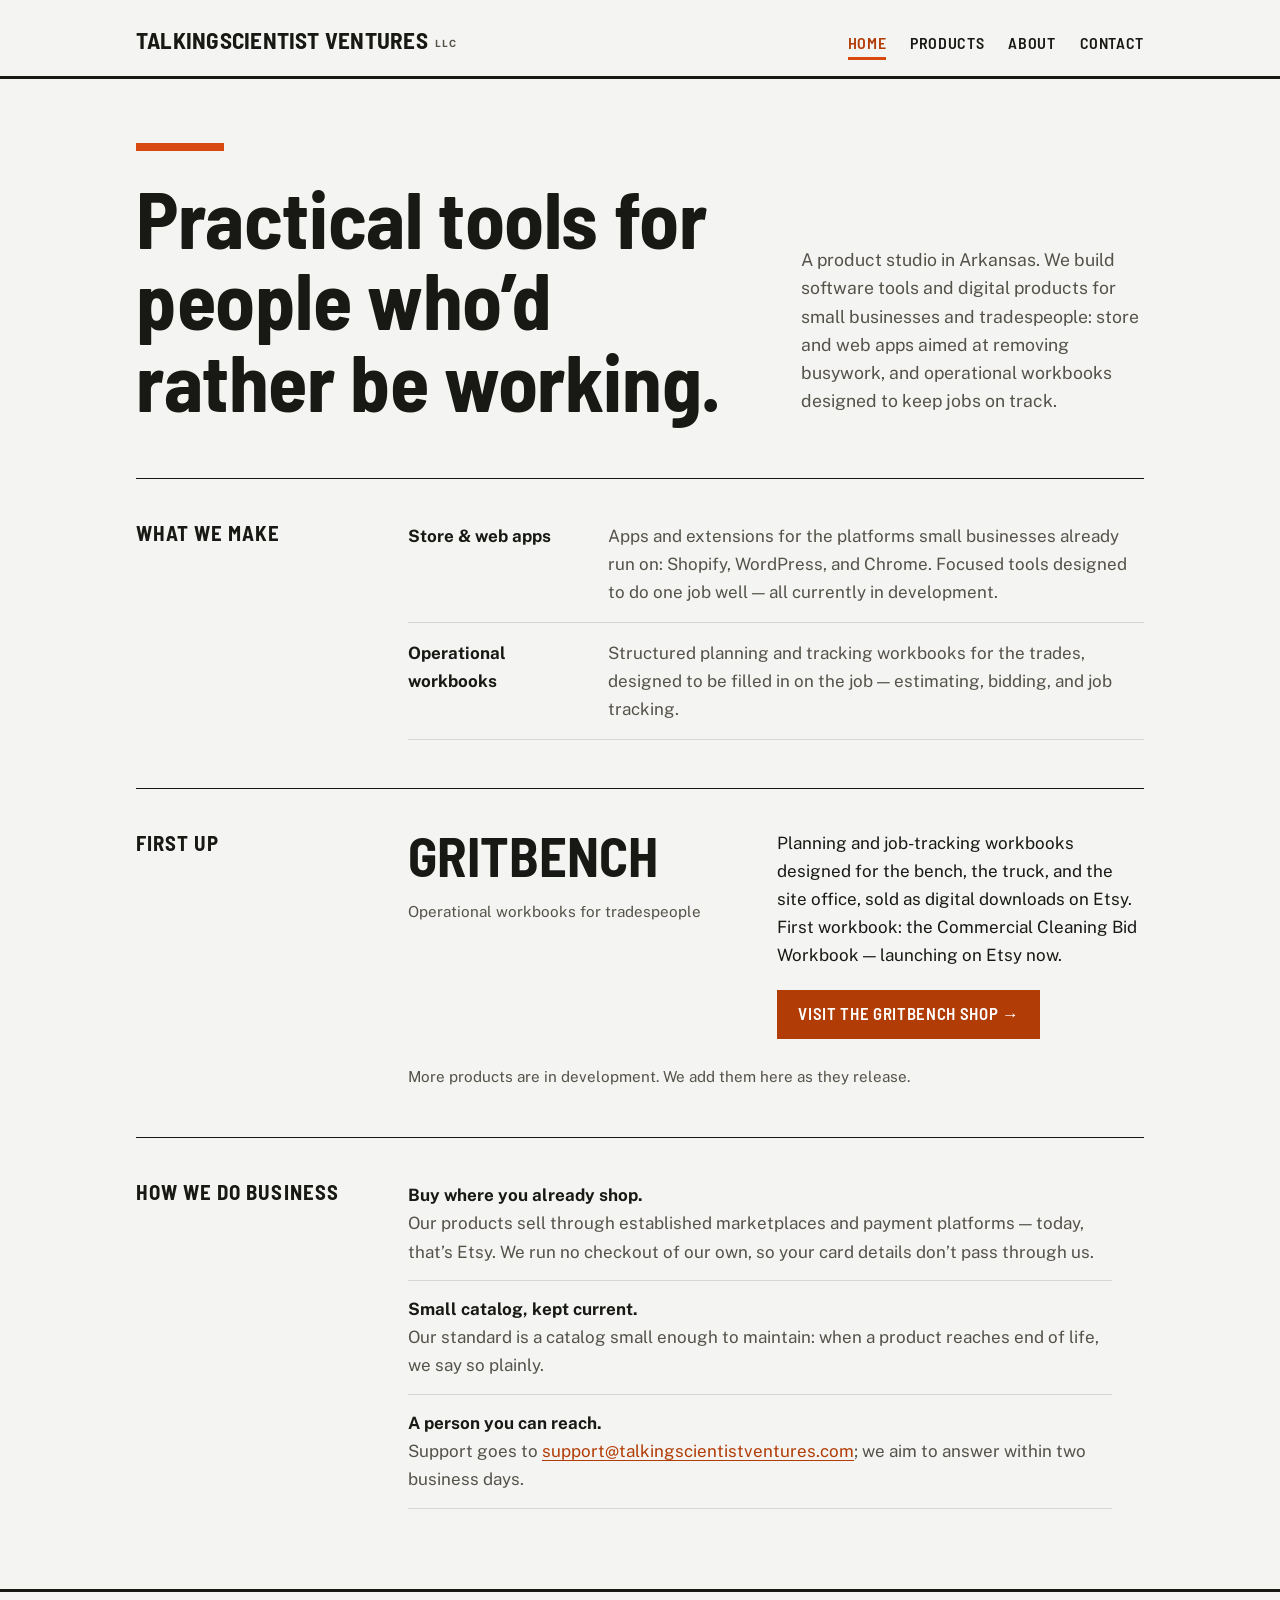
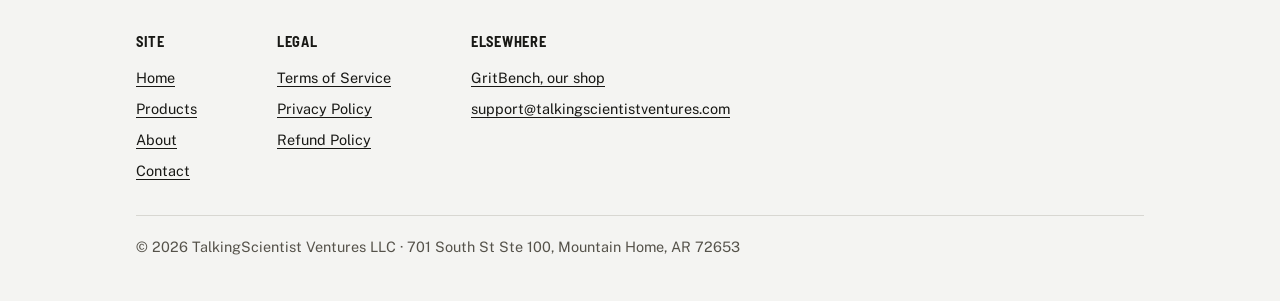
<file: index.html>
<!DOCTYPE html>
<html lang="en">
<head>
  <meta charset="utf-8">
  <meta name="viewport" content="width=device-width, initial-scale=1">
  <title>TalkingScientist Ventures — software tools and digital products for small businesses</title>
  <meta name="description" content="TalkingScientist Ventures LLC is a small product studio in Arkansas building software tools and digital products for small businesses and tradespeople.">
  <link rel="canonical" href="https://talkingscientistventures.com/">
  <meta property="og:type" content="website">
  <meta property="og:site_name" content="TalkingScientist Ventures">
  <meta property="og:title" content="TalkingScientist Ventures — software tools and digital products for small businesses">
  <meta property="og:description" content="A product studio in Arkansas building software tools and digital products for small businesses and tradespeople.">
  <meta property="og:url" content="https://talkingscientistventures.com/">
  <meta property="og:image" content="https://talkingscientistventures.com/assets/og.png">
  <meta property="og:image:width" content="1200">
  <meta property="og:image:height" content="630">
  <meta name="twitter:card" content="summary_large_image">
  <link rel="icon" type="image/svg+xml" href="/assets/favicon.svg">
  <link rel="preconnect" href="https://fonts.googleapis.com">
  <link rel="preconnect" href="https://fonts.gstatic.com" crossorigin>
  <link href="https://fonts.googleapis.com/css2?family=Barlow+Semi+Condensed:wght@600;700&family=Public+Sans:wght@400;600;700&display=swap" rel="stylesheet">
  <link rel="stylesheet" href="/assets/style.css">
</head>
<body>

<a class="skip-link" href="#main">Skip to main content</a>

<header class="site-header">
  <div class="wrap">
    <a class="wordmark" href="/">TalkingScientist Ventures<span class="llc">LLC</span></a>
    <nav class="site-nav" aria-label="Main">
      <a href="/" aria-current="page">Home</a>
      <a href="/products.html">Products</a>
      <a href="/about.html">About</a>
      <a href="/contact.html">Contact</a>
    </nav>
  </div>
</header>

<main id="main">
  <div class="wrap">
    <div class="hero">
      <div class="hero-mark" aria-hidden="true"></div>
      <div class="hero-grid">
        <h1>Practical tools for people who&rsquo;d rather be working.</h1>
        <p class="lede">A product studio in Arkansas. We build software tools and digital products for small businesses and tradespeople: store and web apps aimed at removing busywork, and operational workbooks designed to keep jobs on track.</p>
      </div>
    </div>

    <section class="spec" aria-labelledby="what-we-make">
      <div class="spec-grid">
        <h2 id="what-we-make">What we make</h2>
        <ul class="ledger">
          <li>
            <span class="term">Store &amp; web apps</span>
            <span class="desc">Apps and extensions for the platforms small businesses already run on: Shopify, WordPress, and Chrome. Focused tools designed to do one job well &mdash; all currently in development.</span>
          </li>
          <li>
            <span class="term">Operational workbooks</span>
            <span class="desc">Structured planning and tracking workbooks for the trades, designed to be filled in on the job &mdash; estimating, bidding, and job tracking.</span>
          </li>
        </ul>
      </div>
    </section>

    <section class="spec" aria-labelledby="first-up">
      <div class="spec-grid">
        <h2 id="first-up">First up</h2>
        <div>
          <div class="product">
            <div>
              <p class="product-name">GritBench</p>
              <p class="product-kind">Operational workbooks for tradespeople</p>
            </div>
            <div>
              <p>Planning and job-tracking workbooks designed for the bench, the truck, and the site office, sold as digital downloads on Etsy. First workbook: the Commercial Cleaning Bid Workbook &mdash; launching on Etsy now.</p>
              <a class="cta" href="https://gritbench.etsy.com">Visit the GritBench shop&nbsp;&rarr;</a>
            </div>
          </div>
          <p class="note">More products are in development. We add them here as they release.</p>
        </div>
      </div>
    </section>

    <section class="spec" aria-labelledby="how-we-work">
      <div class="spec-grid">
        <h2 id="how-we-work">How we do business</h2>
        <ul class="plain">
          <li><strong>Buy where you already shop.</strong> Our products sell through established marketplaces and payment platforms &mdash; today, that&rsquo;s Etsy. We run no checkout of our own, so your card details don&rsquo;t pass through us.</li>
          <li><strong>Small catalog, kept current.</strong> Our standard is a catalog small enough to maintain: when a product reaches end of life, we say so plainly.</li>
          <li><strong>A person you can reach.</strong> Support goes to <a href="mailto:support@talkingscientistventures.com">support@talkingscientistventures.com</a>; we aim to answer within two business days.</li>
        </ul>
      </div>
    </section>
  </div>
</main>

<footer class="site-footer">
  <div class="wrap">
    <div class="footer-cols">
      <nav aria-label="Site">
        <span class="col-label">Site</span>
        <a href="/">Home</a>
        <a href="/products.html">Products</a>
        <a href="/about.html">About</a>
        <a href="/contact.html">Contact</a>
      </nav>
      <nav aria-label="Legal">
        <span class="col-label">Legal</span>
        <a href="/terms.html">Terms of Service</a>
        <a href="/privacy.html">Privacy Policy</a>
        <a href="/refunds.html">Refund Policy</a>
      </nav>
      <nav aria-label="Elsewhere">
        <span class="col-label">Elsewhere</span>
        <a href="https://gritbench.etsy.com">GritBench, our shop</a>
        <a href="mailto:support@talkingscientistventures.com">support@talkingscientistventures.com</a>
      </nav>
    </div>
    <p class="colophon">&copy; 2026 TalkingScientist Ventures LLC &middot; 701 South St Ste 100, Mountain Home, AR 72653</p>
  </div>
</footer>

</body>
</html>
</file>
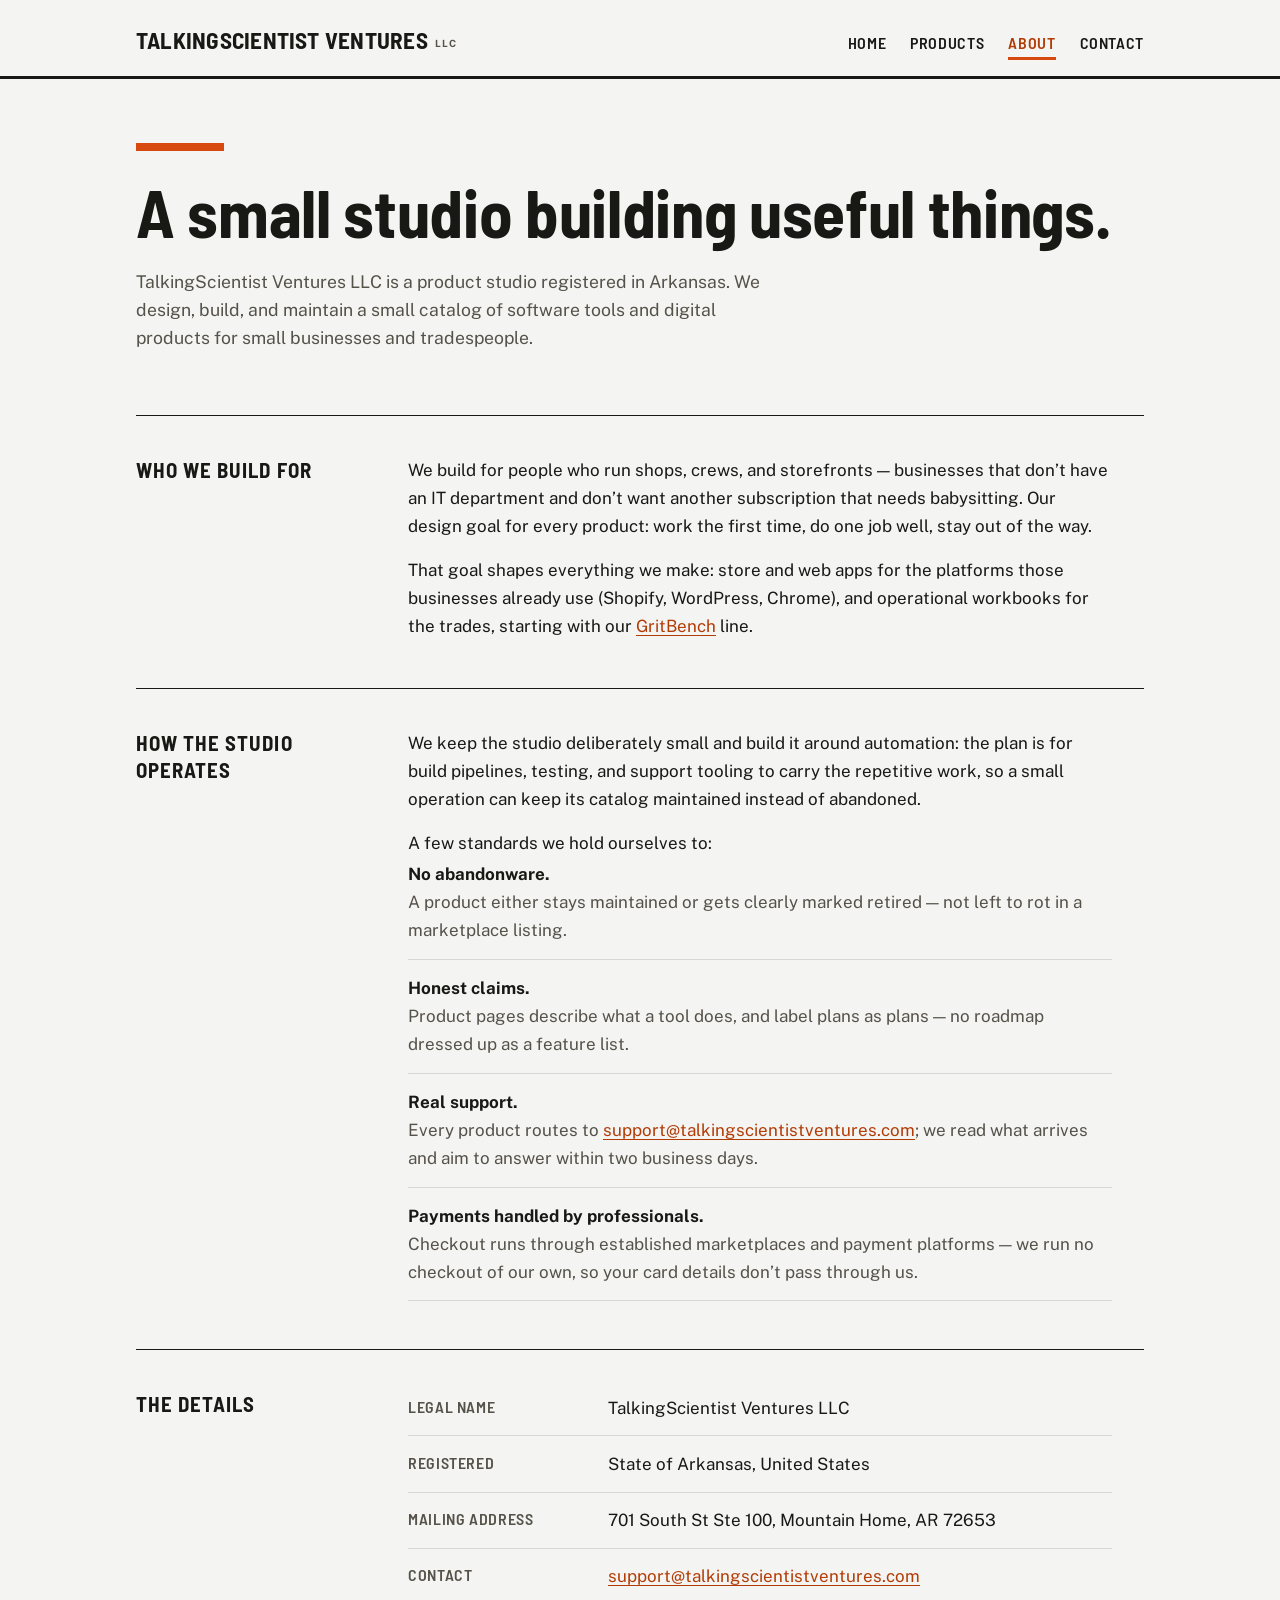
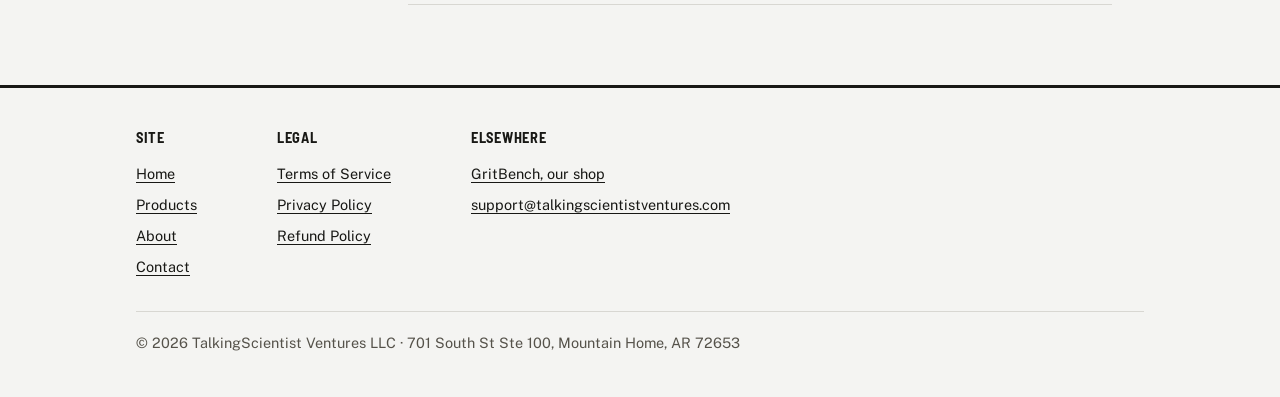
<file: about.html>
<!DOCTYPE html>
<html lang="en">
<head>
  <meta charset="utf-8">
  <meta name="viewport" content="width=device-width, initial-scale=1">
  <title>About — TalkingScientist Ventures</title>
  <meta name="description" content="About TalkingScientist Ventures LLC — a small product studio registered in Arkansas, building software tools and digital products for small businesses and tradespeople.">
  <link rel="canonical" href="https://talkingscientistventures.com/about.html">
  <link rel="icon" type="image/svg+xml" href="/assets/favicon.svg">
  <link rel="preconnect" href="https://fonts.googleapis.com">
  <link rel="preconnect" href="https://fonts.gstatic.com" crossorigin>
  <link href="https://fonts.googleapis.com/css2?family=Barlow+Semi+Condensed:wght@600;700&family=Public+Sans:wght@400;600;700&display=swap" rel="stylesheet">
  <link rel="stylesheet" href="/assets/style.css">
</head>
<body>

<a class="skip-link" href="#main">Skip to main content</a>

<header class="site-header">
  <div class="wrap">
    <a class="wordmark" href="/">TalkingScientist Ventures<span class="llc">LLC</span></a>
    <nav class="site-nav" aria-label="Main">
      <a href="/">Home</a>
      <a href="/products.html">Products</a>
      <a href="/about.html" aria-current="page">About</a>
      <a href="/contact.html">Contact</a>
    </nav>
  </div>
</header>

<main id="main">
  <div class="wrap">
    <div class="hero">
      <div class="hero-mark" aria-hidden="true"></div>
      <h1>A small studio building useful things.</h1>
      <p class="lede">TalkingScientist Ventures LLC is a product studio registered in Arkansas. We design, build, and maintain a small catalog of software tools and digital products for small businesses and tradespeople.</p>
    </div>

    <section class="spec" aria-labelledby="who-we-serve">
      <div class="spec-grid">
        <h2 id="who-we-serve">Who we build for</h2>
        <div>
          <p>We build for people who run shops, crews, and storefronts &mdash; businesses that don&rsquo;t have an IT department and don&rsquo;t want another subscription that needs babysitting. Our design goal for every product: work the first time, do one job well, stay out of the way.</p>
          <p>That goal shapes everything we make: store and web apps for the platforms those businesses already use (Shopify, WordPress, Chrome), and operational workbooks for the trades, starting with our <a href="https://gritbench.etsy.com">GritBench</a> line.</p>
        </div>
      </div>
    </section>

    <section class="spec" aria-labelledby="how-we-operate">
      <div class="spec-grid">
        <h2 id="how-we-operate">How the studio operates</h2>
        <div>
          <p>We keep the studio deliberately small and build it around automation: the plan is for build pipelines, testing, and support tooling to carry the repetitive work, so a small operation can keep its catalog maintained instead of abandoned.</p>
          <p>A few standards we hold ourselves to:</p>
          <ul class="plain">
            <li><strong>No abandonware.</strong> A product either stays maintained or gets clearly marked retired &mdash; not left to rot in a marketplace listing.</li>
            <li><strong>Honest claims.</strong> Product pages describe what a tool does, and label plans as plans &mdash; no roadmap dressed up as a feature list.</li>
            <li><strong>Real support.</strong> Every product routes to <a href="mailto:support@talkingscientistventures.com">support@talkingscientistventures.com</a>; we read what arrives and aim to answer within two business days.</li>
            <li><strong>Payments handled by professionals.</strong> Checkout runs through established marketplaces and payment platforms &mdash; we run no checkout of our own, so your card details don&rsquo;t pass through us.</li>
          </ul>
        </div>
      </div>
    </section>

    <section class="spec" aria-labelledby="the-details">
      <div class="spec-grid">
        <h2 id="the-details">The details</h2>
        <dl class="details">
          <div>
            <dt>Legal name</dt>
            <dd>TalkingScientist Ventures LLC</dd>
          </div>
          <div>
            <dt>Registered</dt>
            <dd>State of Arkansas, United States</dd>
          </div>
          <div>
            <dt>Mailing address</dt>
            <dd>701 South St Ste 100, Mountain Home, AR 72653</dd>
          </div>
          <div>
            <dt>Contact</dt>
            <dd><a href="mailto:support@talkingscientistventures.com">support@talkingscientistventures.com</a></dd>
          </div>
        </dl>
      </div>
    </section>
  </div>
</main>

<footer class="site-footer">
  <div class="wrap">
    <div class="footer-cols">
      <nav aria-label="Site">
        <span class="col-label">Site</span>
        <a href="/">Home</a>
        <a href="/products.html">Products</a>
        <a href="/about.html">About</a>
        <a href="/contact.html">Contact</a>
      </nav>
      <nav aria-label="Legal">
        <span class="col-label">Legal</span>
        <a href="/terms.html">Terms of Service</a>
        <a href="/privacy.html">Privacy Policy</a>
        <a href="/refunds.html">Refund Policy</a>
      </nav>
      <nav aria-label="Elsewhere">
        <span class="col-label">Elsewhere</span>
        <a href="https://gritbench.etsy.com">GritBench, our shop</a>
        <a href="mailto:support@talkingscientistventures.com">support@talkingscientistventures.com</a>
      </nav>
    </div>
    <p class="colophon">&copy; 2026 TalkingScientist Ventures LLC &middot; 701 South St Ste 100, Mountain Home, AR 72653</p>
  </div>
</footer>

</body>
</html>
</file>
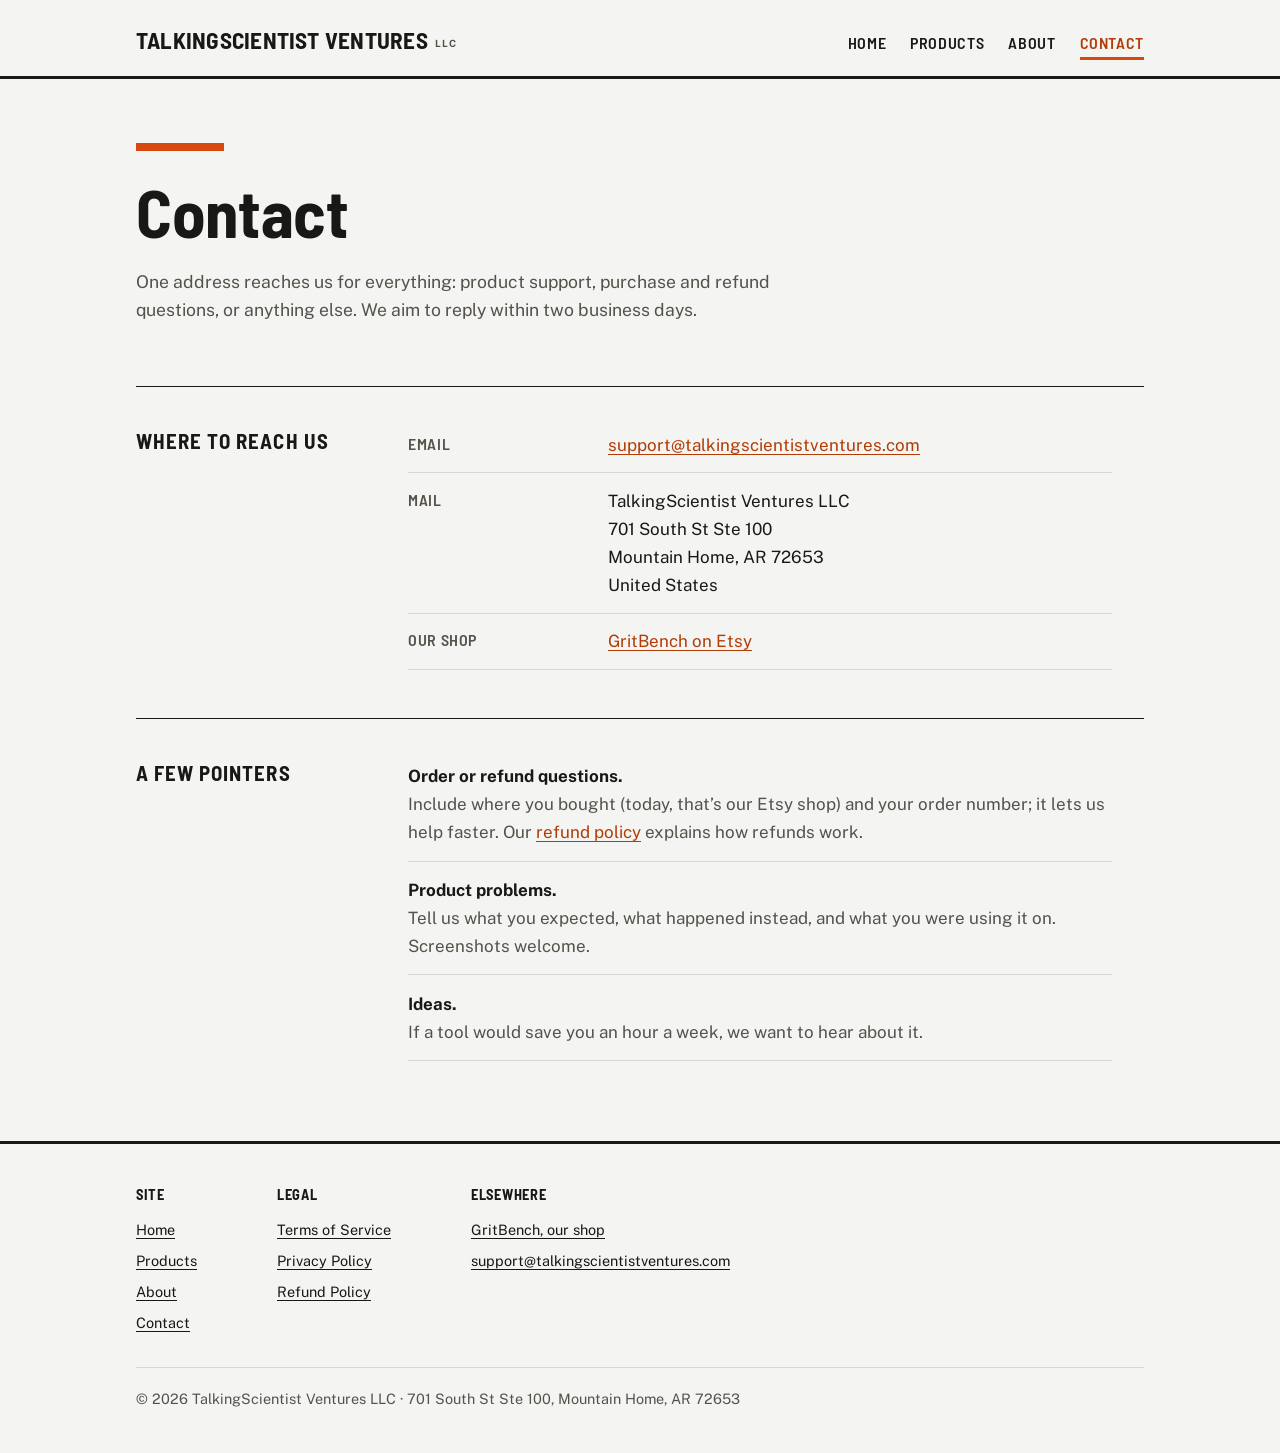
<file: contact.html>
<!DOCTYPE html>
<html lang="en">
<head>
  <meta charset="utf-8">
  <meta name="viewport" content="width=device-width, initial-scale=1">
  <title>Contact — TalkingScientist Ventures</title>
  <meta name="description" content="Contact TalkingScientist Ventures LLC — support, product questions, and refund help at support@talkingscientistventures.com.">
  <link rel="canonical" href="https://talkingscientistventures.com/contact.html">
  <link rel="icon" type="image/svg+xml" href="/assets/favicon.svg">
  <link rel="preconnect" href="https://fonts.googleapis.com">
  <link rel="preconnect" href="https://fonts.gstatic.com" crossorigin>
  <link href="https://fonts.googleapis.com/css2?family=Barlow+Semi+Condensed:wght@600;700&family=Public+Sans:wght@400;600;700&display=swap" rel="stylesheet">
  <link rel="stylesheet" href="/assets/style.css">
</head>
<body>

<a class="skip-link" href="#main">Skip to main content</a>

<header class="site-header">
  <div class="wrap">
    <a class="wordmark" href="/">TalkingScientist Ventures<span class="llc">LLC</span></a>
    <nav class="site-nav" aria-label="Main">
      <a href="/">Home</a>
      <a href="/products.html">Products</a>
      <a href="/about.html">About</a>
      <a href="/contact.html" aria-current="page">Contact</a>
    </nav>
  </div>
</header>

<main id="main">
  <div class="wrap">
    <div class="hero">
      <div class="hero-mark" aria-hidden="true"></div>
      <h1>Contact</h1>
      <p class="lede">One address reaches us for everything: product support, purchase and refund questions, or anything else. We aim to reply within two business days.</p>
    </div>

    <section class="spec" aria-labelledby="reach-us">
      <div class="spec-grid">
        <h2 id="reach-us">Where to reach us</h2>
        <dl class="details">
          <div>
            <dt>Email</dt>
            <dd><a href="mailto:support@talkingscientistventures.com">support@talkingscientistventures.com</a></dd>
          </div>
          <div>
            <dt>Mail</dt>
            <dd>TalkingScientist Ventures LLC<br>701 South St Ste 100<br>Mountain Home, AR 72653<br>United States</dd>
          </div>
          <div>
            <dt>Our shop</dt>
            <dd><a href="https://gritbench.etsy.com">GritBench on Etsy</a></dd>
          </div>
        </dl>
      </div>
    </section>

    <section class="spec" aria-labelledby="before-you-write">
      <div class="spec-grid">
        <h2 id="before-you-write">A few pointers</h2>
        <ul class="plain">
          <li><strong>Order or refund questions.</strong> Include where you bought (today, that&rsquo;s our Etsy shop) and your order number; it lets us help faster. Our <a href="/refunds.html">refund policy</a> explains how refunds work.</li>
          <li><strong>Product problems.</strong> Tell us what you expected, what happened instead, and what you were using it on. Screenshots welcome.</li>
          <li><strong>Ideas.</strong> If a tool would save you an hour a week, we want to hear about it.</li>
        </ul>
      </div>
    </section>
  </div>
</main>

<footer class="site-footer">
  <div class="wrap">
    <div class="footer-cols">
      <nav aria-label="Site">
        <span class="col-label">Site</span>
        <a href="/">Home</a>
        <a href="/products.html">Products</a>
        <a href="/about.html">About</a>
        <a href="/contact.html">Contact</a>
      </nav>
      <nav aria-label="Legal">
        <span class="col-label">Legal</span>
        <a href="/terms.html">Terms of Service</a>
        <a href="/privacy.html">Privacy Policy</a>
        <a href="/refunds.html">Refund Policy</a>
      </nav>
      <nav aria-label="Elsewhere">
        <span class="col-label">Elsewhere</span>
        <a href="https://gritbench.etsy.com">GritBench, our shop</a>
        <a href="mailto:support@talkingscientistventures.com">support@talkingscientistventures.com</a>
      </nav>
    </div>
    <p class="colophon">&copy; 2026 TalkingScientist Ventures LLC &middot; 701 South St Ste 100, Mountain Home, AR 72653</p>
  </div>
</footer>

</body>
</html>
</file>
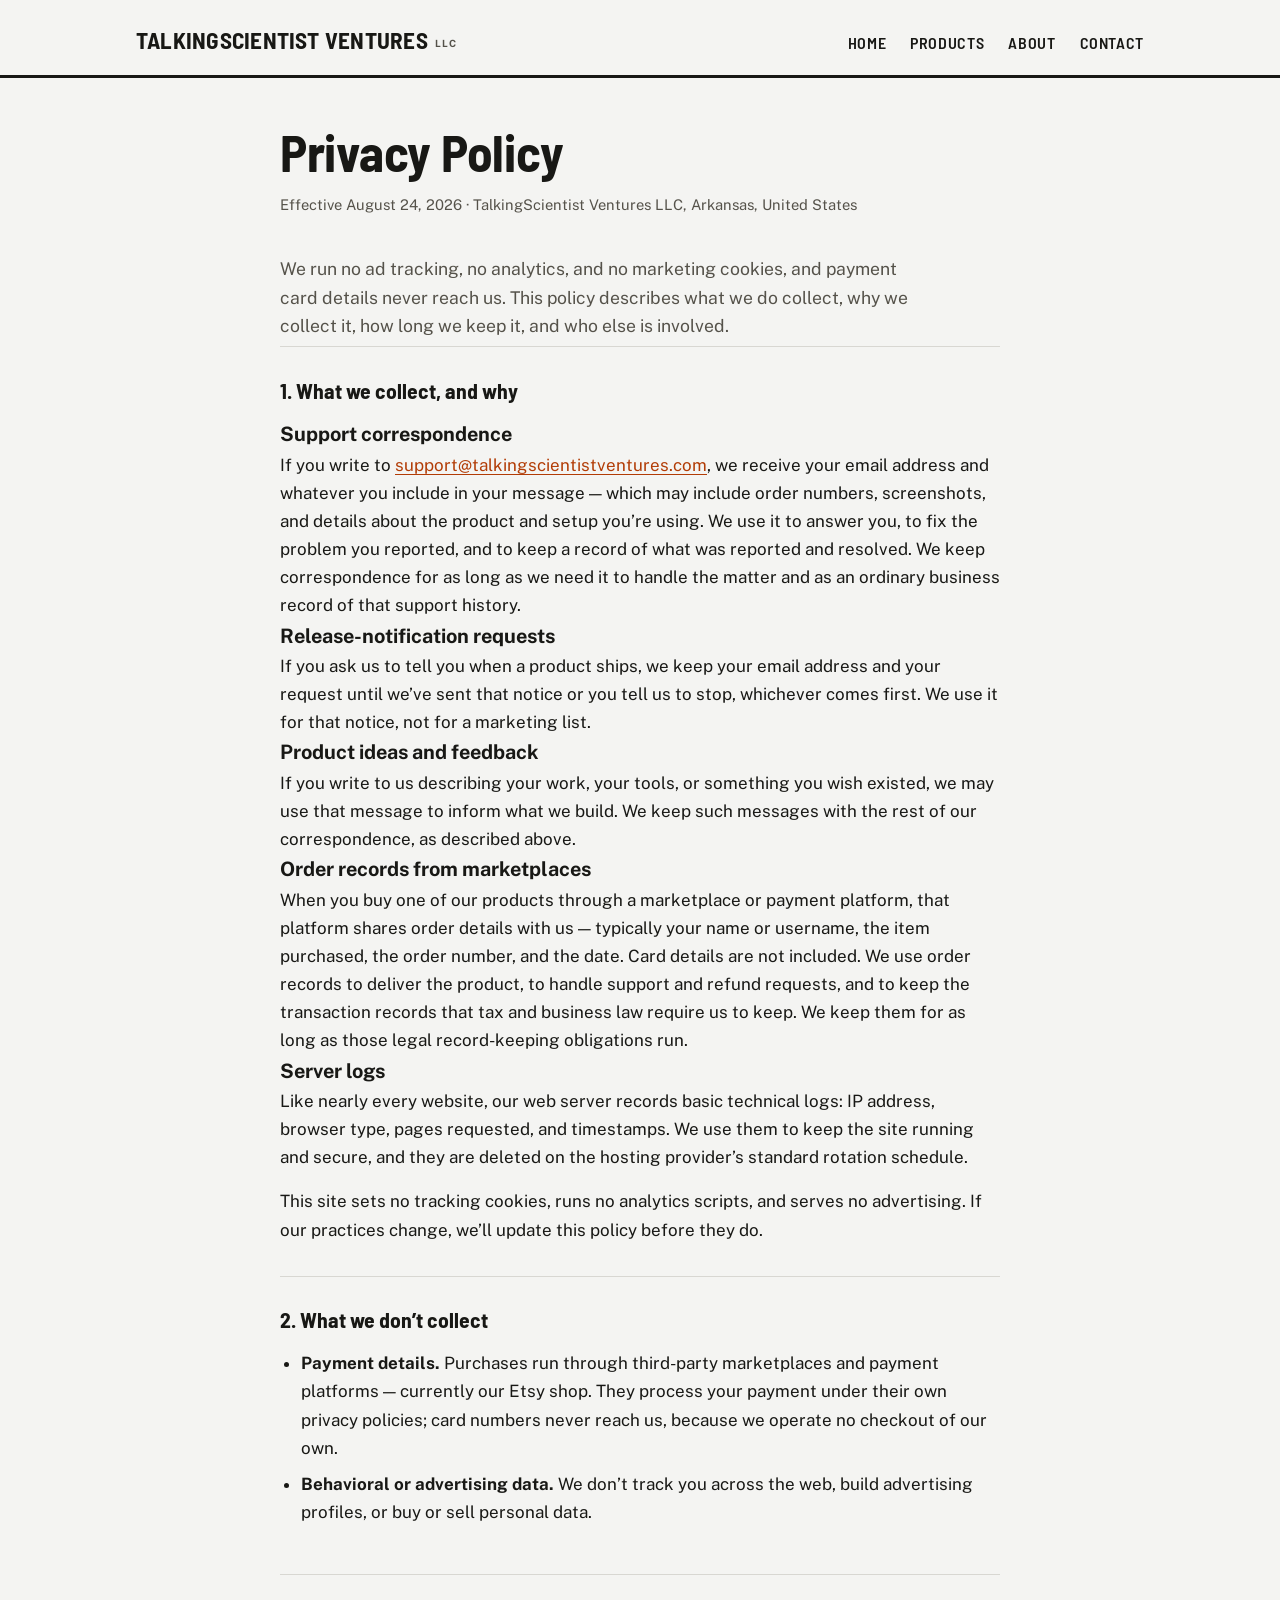
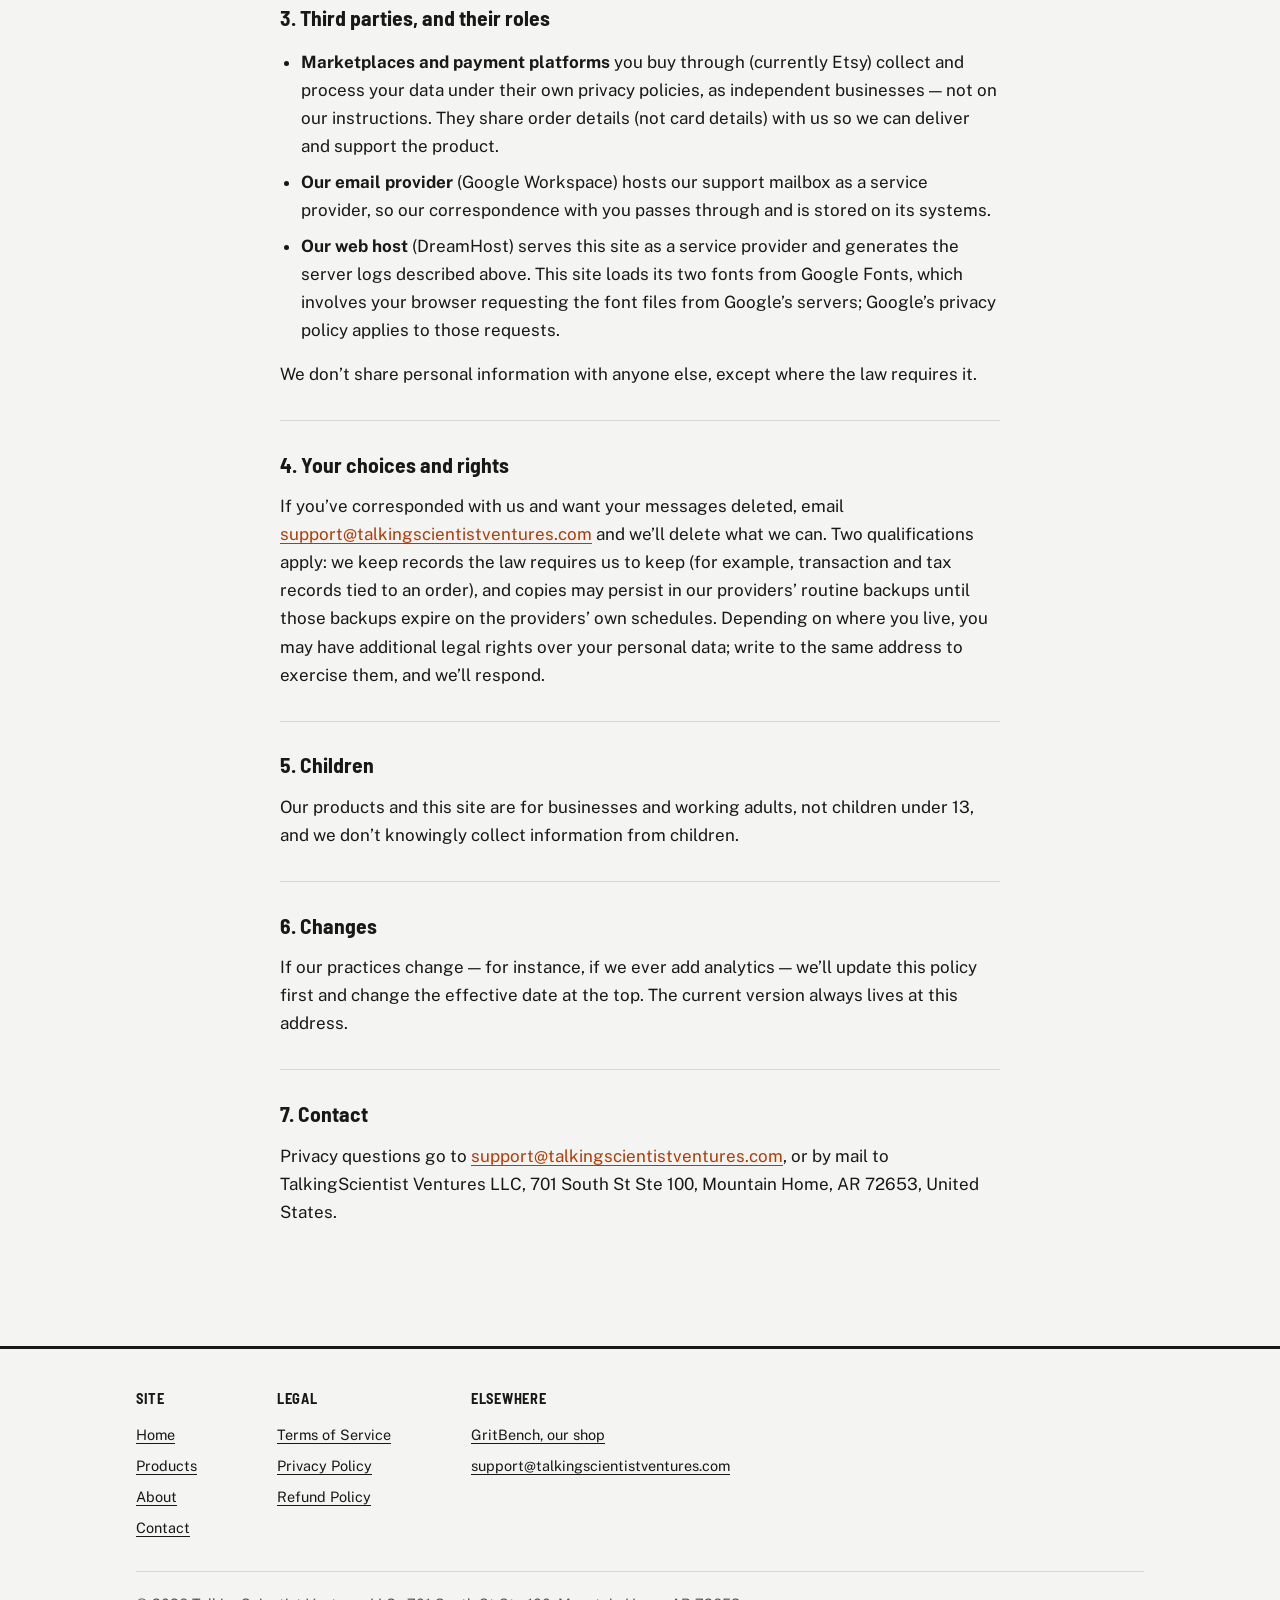
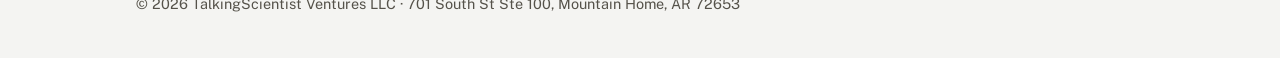
<file: privacy.html>
<!DOCTYPE html>
<html lang="en">
<head>
  <meta charset="utf-8">
  <meta name="viewport" content="width=device-width, initial-scale=1">
  <title>Privacy Policy — TalkingScientist Ventures</title>
  <meta name="description" content="Privacy Policy for TalkingScientist Ventures LLC — minimal collection, no ad tracking, no analytics.">
  <link rel="canonical" href="https://talkingscientistventures.com/privacy.html">
  <link rel="icon" type="image/svg+xml" href="/assets/favicon.svg">
  <link rel="preconnect" href="https://fonts.googleapis.com">
  <link rel="preconnect" href="https://fonts.gstatic.com" crossorigin>
  <link href="https://fonts.googleapis.com/css2?family=Barlow+Semi+Condensed:wght@600;700&family=Public+Sans:wght@400;600;700&display=swap" rel="stylesheet">
  <link rel="stylesheet" href="/assets/style.css">
</head>
<body>

<a class="skip-link" href="#main">Skip to main content</a>

<header class="site-header">
  <div class="wrap">
    <a class="wordmark" href="/">TalkingScientist Ventures<span class="llc">LLC</span></a>
    <nav class="site-nav" aria-label="Main">
      <a href="/">Home</a>
      <a href="/products.html">Products</a>
      <a href="/about.html">About</a>
      <a href="/contact.html">Contact</a>
    </nav>
  </div>
</header>

<main id="main" class="legal">
  <div class="wrap">
    <h1>Privacy Policy</h1>
    <p class="doc-meta">Effective August 24, 2026 &middot; TalkingScientist Ventures LLC, Arkansas, United States</p>

    <p class="lede">We run no ad tracking, no analytics, and no marketing cookies, and payment card details never reach us. This policy describes what we do collect, why we collect it, how long we keep it, and who else is involved.</p>

    <section aria-labelledby="p1">
      <h2 id="p1">1. What we collect, and why</h2>
      <h3>Support correspondence</h3>
      <p>If you write to <a href="mailto:support@talkingscientistventures.com">support@talkingscientistventures.com</a>, we receive your email address and whatever you include in your message &mdash; which may include order numbers, screenshots, and details about the product and setup you&rsquo;re using. We use it to answer you, to fix the problem you reported, and to keep a record of what was reported and resolved. We keep correspondence for as long as we need it to handle the matter and as an ordinary business record of that support history.</p>
      <h3>Release-notification requests</h3>
      <p>If you ask us to tell you when a product ships, we keep your email address and your request until we&rsquo;ve sent that notice or you tell us to stop, whichever comes first. We use it for that notice, not for a marketing list.</p>
      <h3>Product ideas and feedback</h3>
      <p>If you write to us describing your work, your tools, or something you wish existed, we may use that message to inform what we build. We keep such messages with the rest of our correspondence, as described above.</p>
      <h3>Order records from marketplaces</h3>
      <p>When you buy one of our products through a marketplace or payment platform, that platform shares order details with us &mdash; typically your name or username, the item purchased, the order number, and the date. Card details are not included. We use order records to deliver the product, to handle support and refund requests, and to keep the transaction records that tax and business law require us to keep. We keep them for as long as those legal record-keeping obligations run.</p>
      <h3>Server logs</h3>
      <p>Like nearly every website, our web server records basic technical logs: IP address, browser type, pages requested, and timestamps. We use them to keep the site running and secure, and they are deleted on the hosting provider&rsquo;s standard rotation schedule.</p>
      <p>This site sets no tracking cookies, runs no analytics scripts, and serves no advertising. If our practices change, we&rsquo;ll update this policy before they do.</p>
    </section>

    <section aria-labelledby="p2">
      <h2 id="p2">2. What we don&rsquo;t collect</h2>
      <ul>
        <li><strong>Payment details.</strong> Purchases run through third-party marketplaces and payment platforms &mdash; currently our Etsy shop. They process your payment under their own privacy policies; card numbers never reach us, because we operate no checkout of our own.</li>
        <li><strong>Behavioral or advertising data.</strong> We don&rsquo;t track you across the web, build advertising profiles, or buy or sell personal data.</li>
      </ul>
    </section>

    <section aria-labelledby="p3">
      <h2 id="p3">3. Third parties, and their roles</h2>
      <ul>
        <li><strong>Marketplaces and payment platforms</strong> you buy through (currently Etsy) collect and process your data under their own privacy policies, as independent businesses &mdash; not on our instructions. They share order details (not card details) with us so we can deliver and support the product.</li>
        <li><strong>Our email provider</strong> (Google Workspace) hosts our support mailbox as a service provider, so our correspondence with you passes through and is stored on its systems.</li>
        <li><strong>Our web host</strong> (DreamHost) serves this site as a service provider and generates the server logs described above. This site loads its two fonts from Google Fonts, which involves your browser requesting the font files from Google&rsquo;s servers; Google&rsquo;s privacy policy applies to those requests.</li>
      </ul>
      <p>We don&rsquo;t share personal information with anyone else, except where the law requires it.</p>
    </section>

    <section aria-labelledby="p4">
      <h2 id="p4">4. Your choices and rights</h2>
      <p>If you&rsquo;ve corresponded with us and want your messages deleted, email <a href="mailto:support@talkingscientistventures.com">support@talkingscientistventures.com</a> and we&rsquo;ll delete what we can. Two qualifications apply: we keep records the law requires us to keep (for example, transaction and tax records tied to an order), and copies may persist in our providers&rsquo; routine backups until those backups expire on the providers&rsquo; own schedules. Depending on where you live, you may have additional legal rights over your personal data; write to the same address to exercise them, and we&rsquo;ll respond.</p>
    </section>

    <section aria-labelledby="p5">
      <h2 id="p5">5. Children</h2>
      <p>Our products and this site are for businesses and working adults, not children under 13, and we don&rsquo;t knowingly collect information from children.</p>
    </section>

    <section aria-labelledby="p6">
      <h2 id="p6">6. Changes</h2>
      <p>If our practices change &mdash; for instance, if we ever add analytics &mdash; we&rsquo;ll update this policy first and change the effective date at the top. The current version always lives at this address.</p>
    </section>

    <section aria-labelledby="p7">
      <h2 id="p7">7. Contact</h2>
      <p>Privacy questions go to <a href="mailto:support@talkingscientistventures.com">support@talkingscientistventures.com</a>, or by mail to TalkingScientist Ventures LLC, 701 South St Ste 100, Mountain Home, AR 72653, United States.</p>
    </section>
  </div>
</main>

<footer class="site-footer">
  <div class="wrap">
    <div class="footer-cols">
      <nav aria-label="Site">
        <span class="col-label">Site</span>
        <a href="/">Home</a>
        <a href="/products.html">Products</a>
        <a href="/about.html">About</a>
        <a href="/contact.html">Contact</a>
      </nav>
      <nav aria-label="Legal">
        <span class="col-label">Legal</span>
        <a href="/terms.html">Terms of Service</a>
        <a href="/privacy.html">Privacy Policy</a>
        <a href="/refunds.html">Refund Policy</a>
      </nav>
      <nav aria-label="Elsewhere">
        <span class="col-label">Elsewhere</span>
        <a href="https://gritbench.etsy.com">GritBench, our shop</a>
        <a href="mailto:support@talkingscientistventures.com">support@talkingscientistventures.com</a>
      </nav>
    </div>
    <p class="colophon">&copy; 2026 TalkingScientist Ventures LLC &middot; 701 South St Ste 100, Mountain Home, AR 72653</p>
  </div>
</footer>

</body>
</html>
</file>
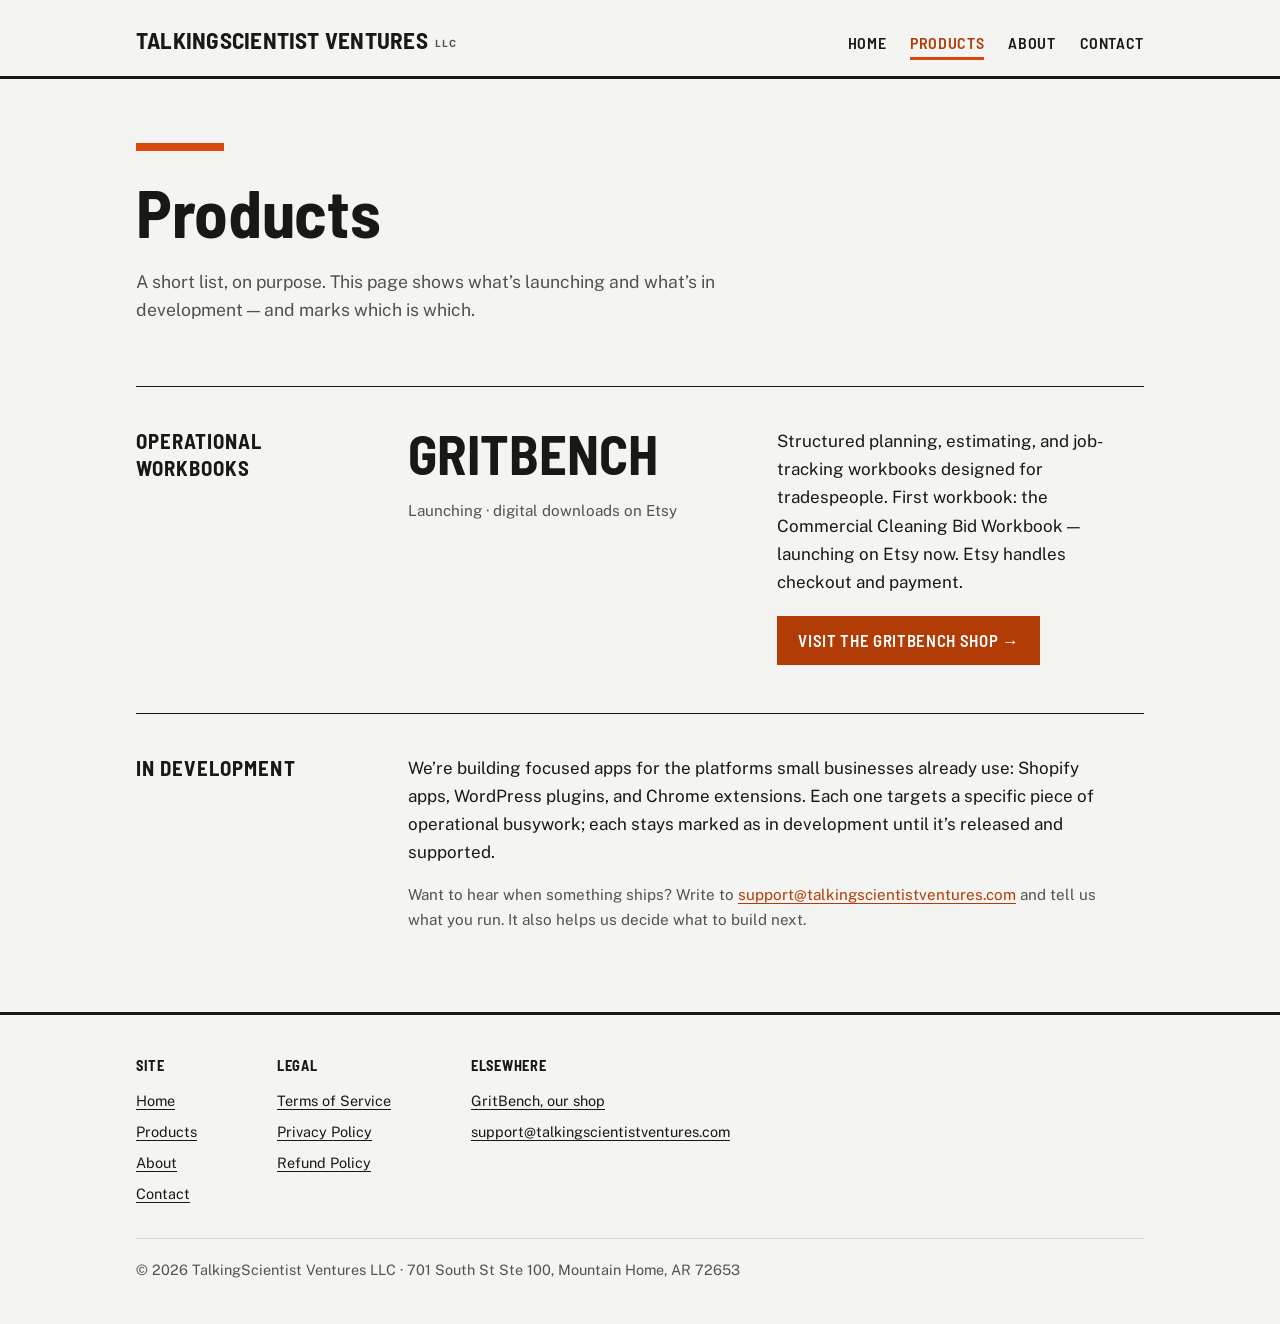
<file: products.html>
<!DOCTYPE html>
<html lang="en">
<head>
  <meta charset="utf-8">
  <meta name="viewport" content="width=device-width, initial-scale=1">
  <title>Products — TalkingScientist Ventures</title>
  <meta name="description" content="Products from TalkingScientist Ventures LLC: GritBench operational workbooks, with store and web apps in development.">
  <link rel="canonical" href="https://talkingscientistventures.com/products.html">
  <meta property="og:type" content="website">
  <meta property="og:site_name" content="TalkingScientist Ventures">
  <meta property="og:title" content="Products — TalkingScientist Ventures">
  <meta property="og:description" content="GritBench operational workbooks for tradespeople, launching on Etsy, with store and web apps in development.">
  <meta property="og:url" content="https://talkingscientistventures.com/products.html">
  <meta property="og:image" content="https://talkingscientistventures.com/assets/og.png">
  <meta property="og:image:width" content="1200">
  <meta property="og:image:height" content="630">
  <meta name="twitter:card" content="summary_large_image">
  <link rel="icon" type="image/svg+xml" href="/assets/favicon.svg">
  <link rel="preconnect" href="https://fonts.googleapis.com">
  <link rel="preconnect" href="https://fonts.gstatic.com" crossorigin>
  <link href="https://fonts.googleapis.com/css2?family=Barlow+Semi+Condensed:wght@600;700&family=Public+Sans:wght@400;600;700&display=swap" rel="stylesheet">
  <link rel="stylesheet" href="/assets/style.css">
</head>
<body>

<a class="skip-link" href="#main">Skip to main content</a>

<header class="site-header">
  <div class="wrap">
    <a class="wordmark" href="/">TalkingScientist Ventures<span class="llc">LLC</span></a>
    <nav class="site-nav" aria-label="Main">
      <a href="/">Home</a>
      <a href="/products.html" aria-current="page">Products</a>
      <a href="/about.html">About</a>
      <a href="/contact.html">Contact</a>
    </nav>
  </div>
</header>

<main id="main">
  <div class="wrap">
    <div class="hero">
      <div class="hero-mark" aria-hidden="true"></div>
      <h1>Products</h1>
      <p class="lede">A short list, on purpose. This page shows what&rsquo;s launching and what&rsquo;s in development &mdash; and marks which is which.</p>
    </div>

    <section class="spec" aria-labelledby="workbooks">
      <div class="spec-grid">
        <h2 id="workbooks">Operational workbooks</h2>
        <div>
          <div class="product">
            <div>
              <p class="product-name">GritBench</p>
              <p class="product-kind">Launching &middot; digital downloads on Etsy</p>
            </div>
            <div>
              <p>Structured planning, estimating, and job-tracking workbooks designed for tradespeople. First workbook: the Commercial Cleaning Bid Workbook &mdash; launching on Etsy now. Etsy handles checkout and payment.</p>
              <a class="cta" href="https://gritbench.etsy.com">Visit the GritBench shop&nbsp;&rarr;</a>
            </div>
          </div>
        </div>
      </div>
    </section>

    <section class="spec" aria-labelledby="in-development">
      <div class="spec-grid">
        <h2 id="in-development">In development</h2>
        <div>
          <p>We&rsquo;re building focused apps for the platforms small businesses already use: Shopify apps, WordPress plugins, and Chrome extensions. Each one targets a specific piece of operational busywork; each stays marked as in development until it&rsquo;s released and supported.</p>
          <p class="note">Want to hear when something ships? Write to <a href="mailto:support@talkingscientistventures.com">support@talkingscientistventures.com</a> and tell us what you run. It also helps us decide what to build next.</p>
        </div>
      </div>
    </section>
  </div>
</main>

<footer class="site-footer">
  <div class="wrap">
    <div class="footer-cols">
      <nav aria-label="Site">
        <span class="col-label">Site</span>
        <a href="/">Home</a>
        <a href="/products.html">Products</a>
        <a href="/about.html">About</a>
        <a href="/contact.html">Contact</a>
      </nav>
      <nav aria-label="Legal">
        <span class="col-label">Legal</span>
        <a href="/terms.html">Terms of Service</a>
        <a href="/privacy.html">Privacy Policy</a>
        <a href="/refunds.html">Refund Policy</a>
      </nav>
      <nav aria-label="Elsewhere">
        <span class="col-label">Elsewhere</span>
        <a href="https://gritbench.etsy.com">GritBench, our shop</a>
        <a href="mailto:support@talkingscientistventures.com">support@talkingscientistventures.com</a>
      </nav>
    </div>
    <p class="colophon">&copy; 2026 TalkingScientist Ventures LLC &middot; 701 South St Ste 100, Mountain Home, AR 72653</p>
  </div>
</footer>

</body>
</html>
</file>
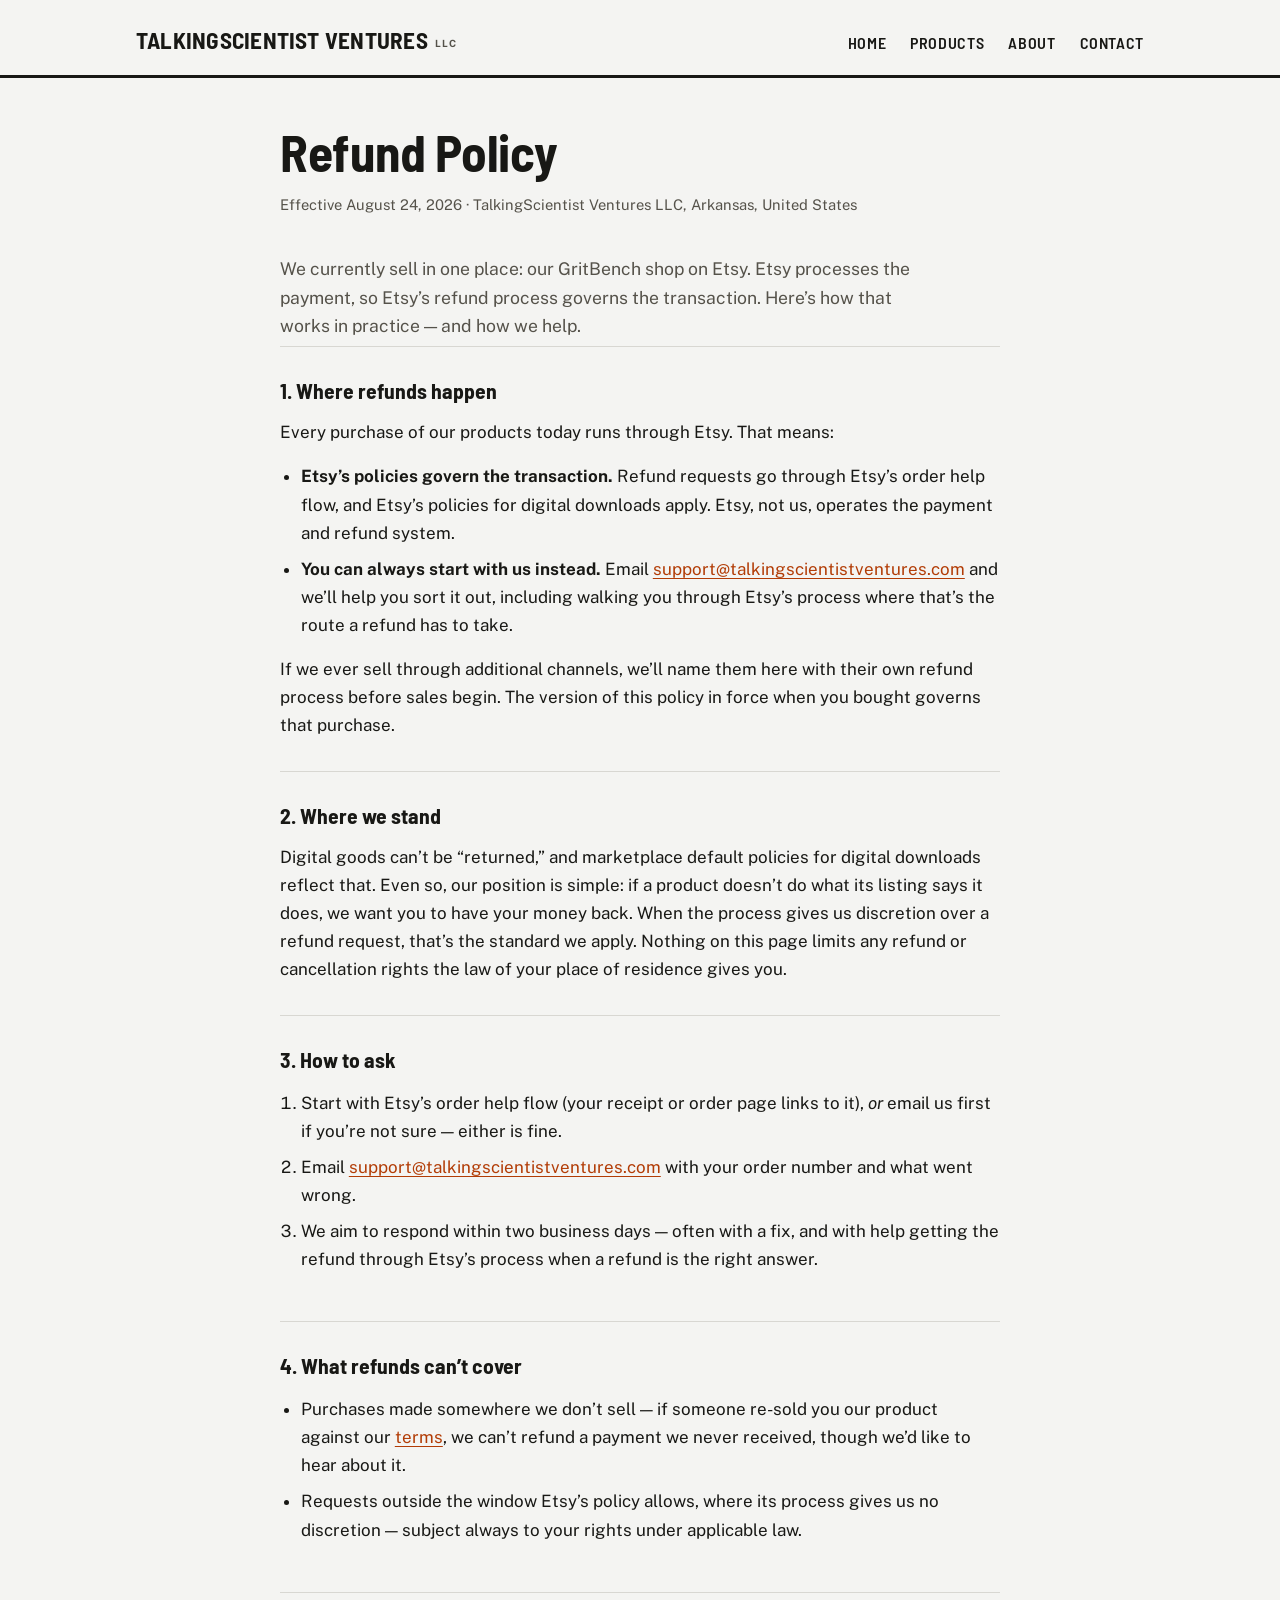
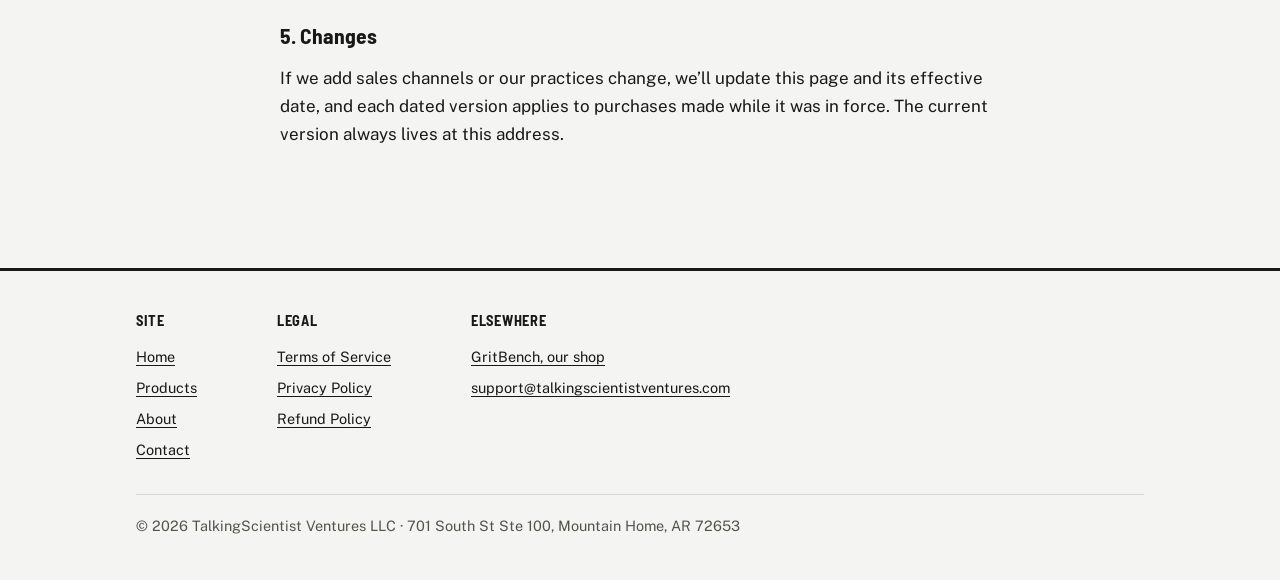
<file: refunds.html>
<!DOCTYPE html>
<html lang="en">
<head>
  <meta charset="utf-8">
  <meta name="viewport" content="width=device-width, initial-scale=1">
  <title>Refund Policy — TalkingScientist Ventures</title>
  <meta name="description" content="Refund Policy for TalkingScientist Ventures LLC — how refunds work for purchases made through our Etsy shop, and how to reach us for help.">
  <link rel="canonical" href="https://talkingscientistventures.com/refunds.html">
  <link rel="icon" type="image/svg+xml" href="/assets/favicon.svg">
  <link rel="preconnect" href="https://fonts.googleapis.com">
  <link rel="preconnect" href="https://fonts.gstatic.com" crossorigin>
  <link href="https://fonts.googleapis.com/css2?family=Barlow+Semi+Condensed:wght@600;700&family=Public+Sans:wght@400;600;700&display=swap" rel="stylesheet">
  <link rel="stylesheet" href="/assets/style.css">
</head>
<body>

<a class="skip-link" href="#main">Skip to main content</a>

<header class="site-header">
  <div class="wrap">
    <a class="wordmark" href="/">TalkingScientist Ventures<span class="llc">LLC</span></a>
    <nav class="site-nav" aria-label="Main">
      <a href="/">Home</a>
      <a href="/products.html">Products</a>
      <a href="/about.html">About</a>
      <a href="/contact.html">Contact</a>
    </nav>
  </div>
</header>

<main id="main" class="legal">
  <div class="wrap">
    <h1>Refund Policy</h1>
    <p class="doc-meta">Effective August 24, 2026 &middot; TalkingScientist Ventures LLC, Arkansas, United States</p>

    <p class="lede">We currently sell in one place: our GritBench shop on Etsy. Etsy processes the payment, so Etsy&rsquo;s refund process governs the transaction. Here&rsquo;s how that works in practice &mdash; and how we help.</p>

    <section aria-labelledby="r1">
      <h2 id="r1">1. Where refunds happen</h2>
      <p>Every purchase of our products today runs through Etsy. That means:</p>
      <ul>
        <li><strong>Etsy&rsquo;s policies govern the transaction.</strong> Refund requests go through Etsy&rsquo;s order help flow, and Etsy&rsquo;s policies for digital downloads apply. Etsy, not us, operates the payment and refund system.</li>
        <li><strong>You can always start with us instead.</strong> Email <a href="mailto:support@talkingscientistventures.com">support@talkingscientistventures.com</a> and we&rsquo;ll help you sort it out, including walking you through Etsy&rsquo;s process where that&rsquo;s the route a refund has to take.</li>
      </ul>
      <p>If we ever sell through additional channels, we&rsquo;ll name them here with their own refund process before sales begin. The version of this policy in force when you bought governs that purchase.</p>
    </section>

    <section aria-labelledby="r2">
      <h2 id="r2">2. Where we stand</h2>
      <p>Digital goods can&rsquo;t be &ldquo;returned,&rdquo; and marketplace default policies for digital downloads reflect that. Even so, our position is simple: if a product doesn&rsquo;t do what its listing says it does, we want you to have your money back. When the process gives us discretion over a refund request, that&rsquo;s the standard we apply. Nothing on this page limits any refund or cancellation rights the law of your place of residence gives you.</p>
    </section>

    <section aria-labelledby="r3">
      <h2 id="r3">3. How to ask</h2>
      <ol>
        <li>Start with Etsy&rsquo;s order help flow (your receipt or order page links to it), <em>or</em> email us first if you&rsquo;re not sure &mdash; either is fine.</li>
        <li>Email <a href="mailto:support@talkingscientistventures.com">support@talkingscientistventures.com</a> with your order number and what went wrong.</li>
        <li>We aim to respond within two business days &mdash; often with a fix, and with help getting the refund through Etsy&rsquo;s process when a refund is the right answer.</li>
      </ol>
    </section>

    <section aria-labelledby="r4">
      <h2 id="r4">4. What refunds can&rsquo;t cover</h2>
      <ul>
        <li>Purchases made somewhere we don&rsquo;t sell &mdash; if someone re-sold you our product against our <a href="/terms.html">terms</a>, we can&rsquo;t refund a payment we never received, though we&rsquo;d like to hear about it.</li>
        <li>Requests outside the window Etsy&rsquo;s policy allows, where its process gives us no discretion &mdash; subject always to your rights under applicable law.</li>
      </ul>
    </section>

    <section aria-labelledby="r5">
      <h2 id="r5">5. Changes</h2>
      <p>If we add sales channels or our practices change, we&rsquo;ll update this page and its effective date, and each dated version applies to purchases made while it was in force. The current version always lives at this address.</p>
    </section>
  </div>
</main>

<footer class="site-footer">
  <div class="wrap">
    <div class="footer-cols">
      <nav aria-label="Site">
        <span class="col-label">Site</span>
        <a href="/">Home</a>
        <a href="/products.html">Products</a>
        <a href="/about.html">About</a>
        <a href="/contact.html">Contact</a>
      </nav>
      <nav aria-label="Legal">
        <span class="col-label">Legal</span>
        <a href="/terms.html">Terms of Service</a>
        <a href="/privacy.html">Privacy Policy</a>
        <a href="/refunds.html">Refund Policy</a>
      </nav>
      <nav aria-label="Elsewhere">
        <span class="col-label">Elsewhere</span>
        <a href="https://gritbench.etsy.com">GritBench, our shop</a>
        <a href="mailto:support@talkingscientistventures.com">support@talkingscientistventures.com</a>
      </nav>
    </div>
    <p class="colophon">&copy; 2026 TalkingScientist Ventures LLC &middot; 701 South St Ste 100, Mountain Home, AR 72653</p>
  </div>
</footer>

</body>
</html>
</file>
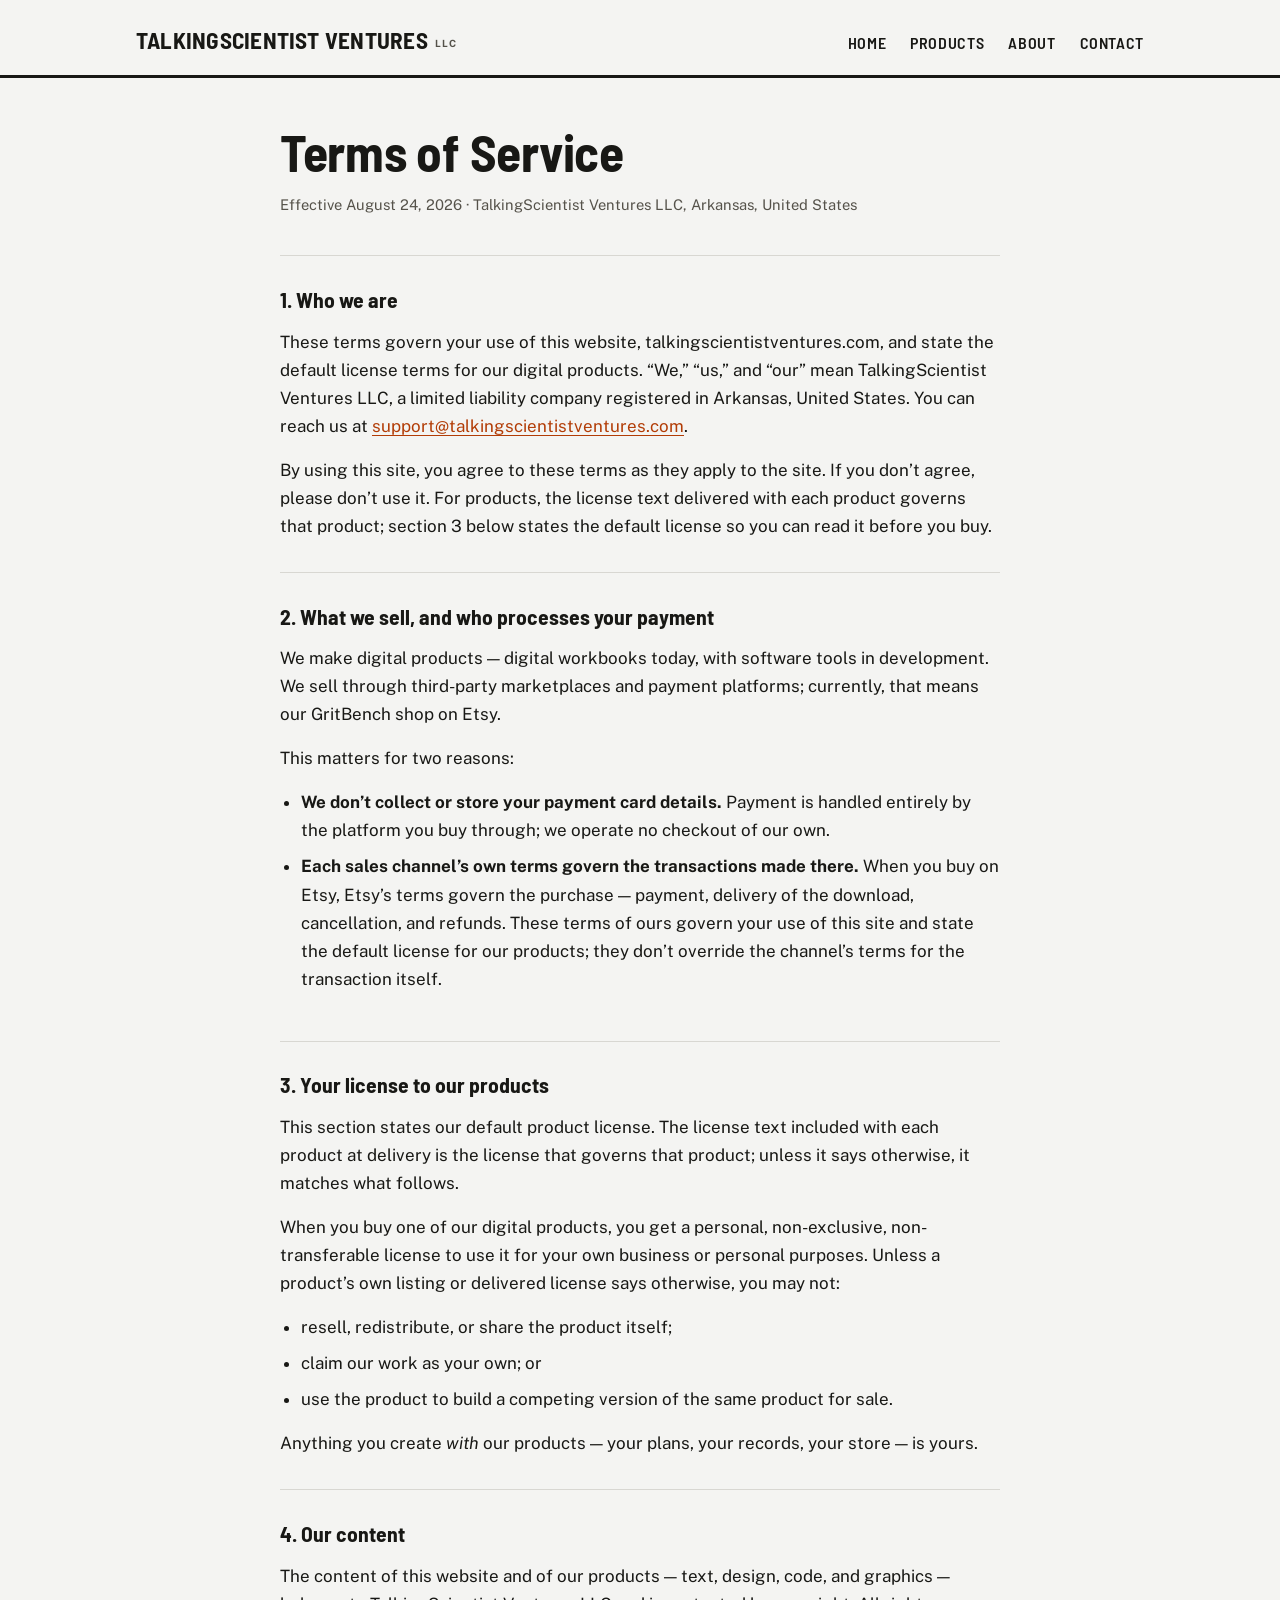
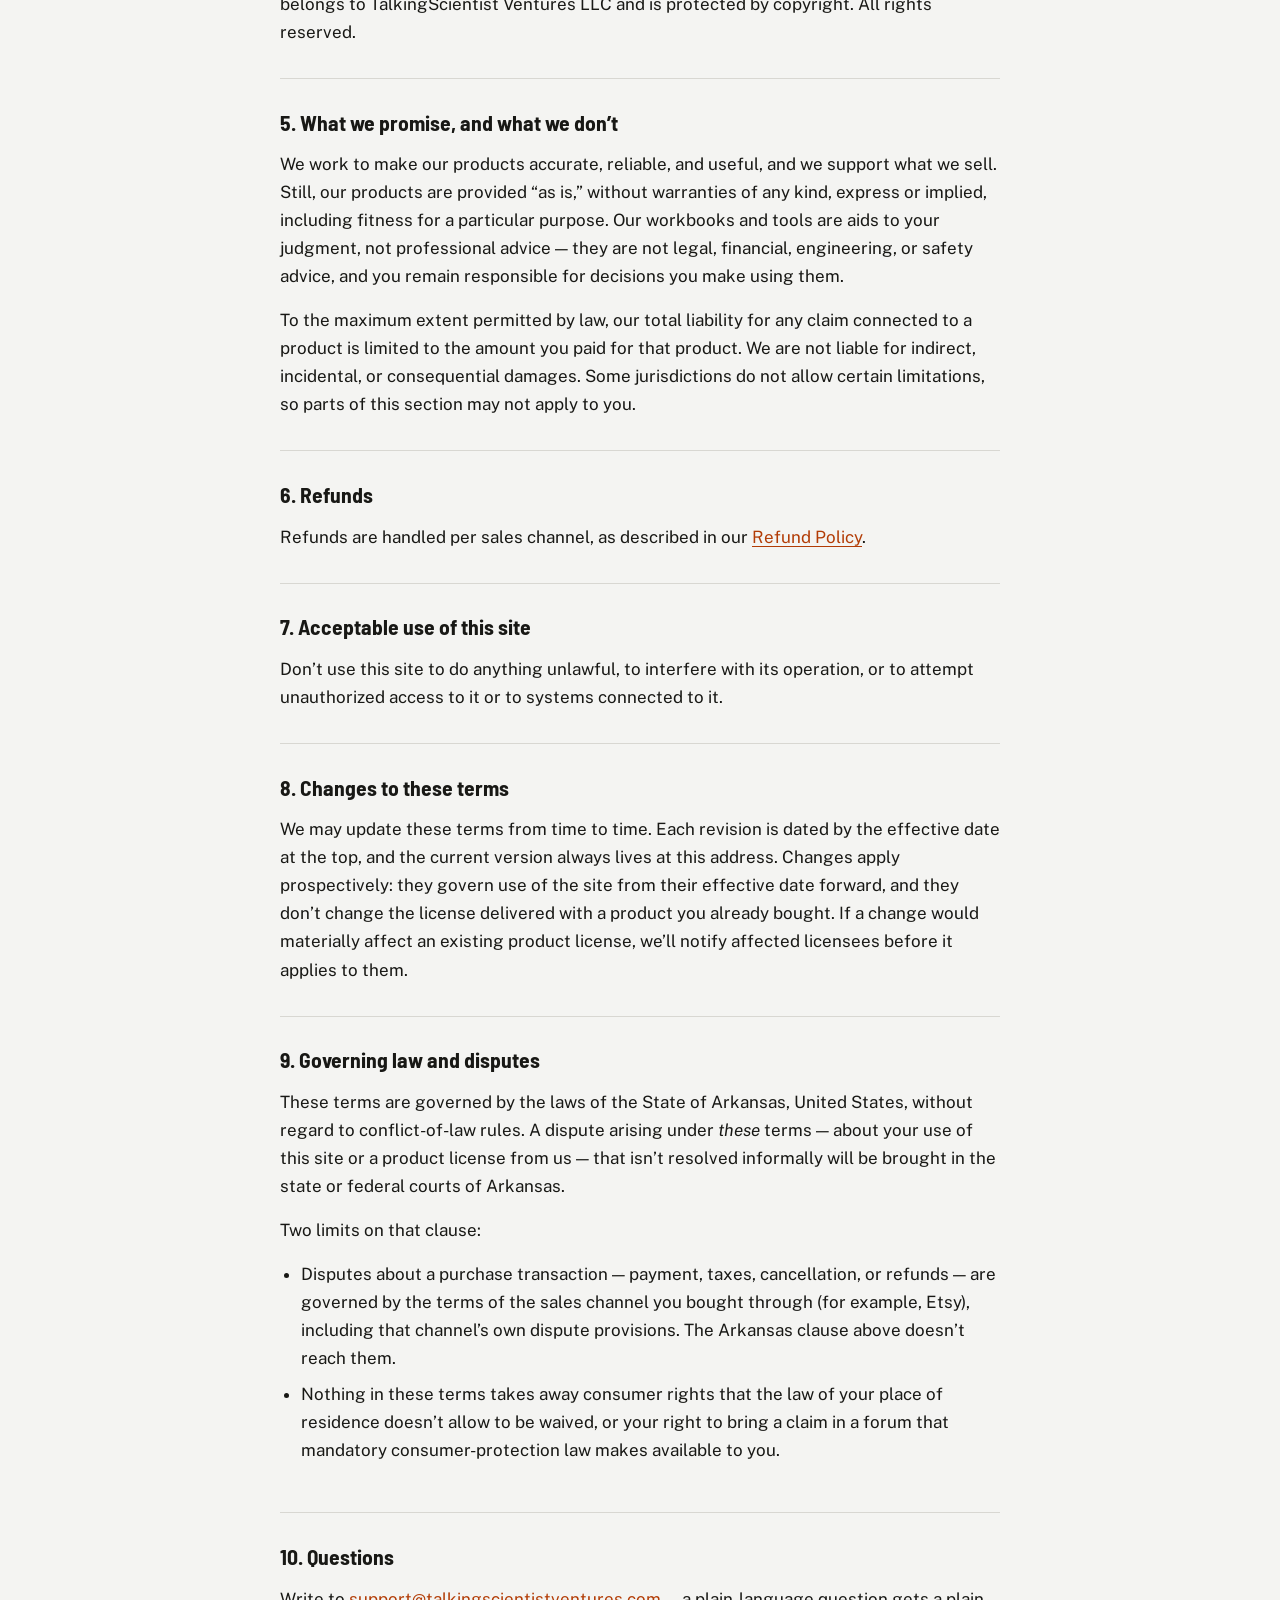
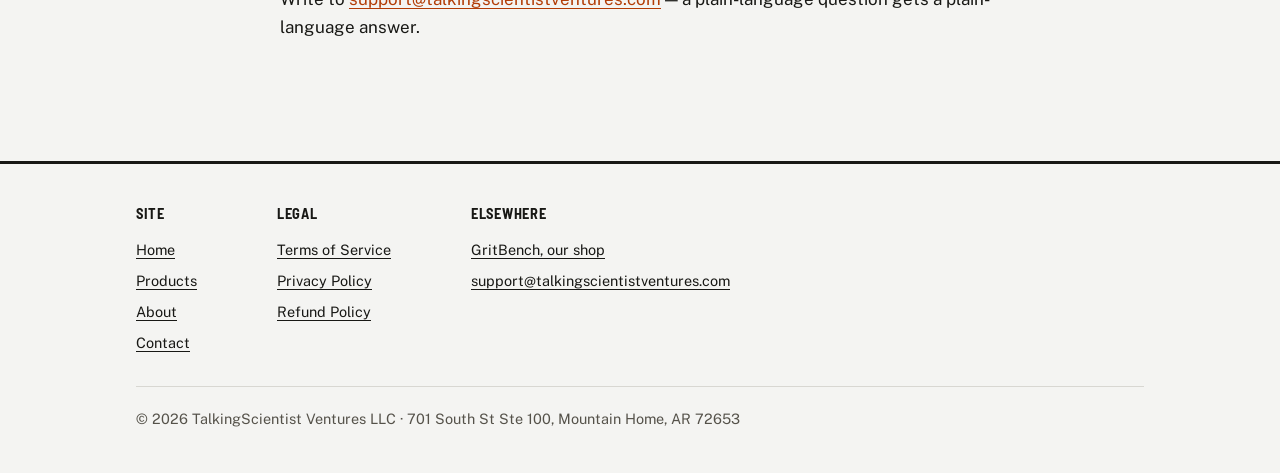
<file: terms.html>
<!DOCTYPE html>
<html lang="en">
<head>
  <meta charset="utf-8">
  <meta name="viewport" content="width=device-width, initial-scale=1">
  <title>Terms of Service — TalkingScientist Ventures</title>
  <meta name="description" content="Terms of Service for TalkingScientist Ventures LLC.">
  <link rel="canonical" href="https://talkingscientistventures.com/terms.html">
  <link rel="icon" type="image/svg+xml" href="/assets/favicon.svg">
  <link rel="preconnect" href="https://fonts.googleapis.com">
  <link rel="preconnect" href="https://fonts.gstatic.com" crossorigin>
  <link href="https://fonts.googleapis.com/css2?family=Barlow+Semi+Condensed:wght@600;700&family=Public+Sans:wght@400;600;700&display=swap" rel="stylesheet">
  <link rel="stylesheet" href="/assets/style.css">
</head>
<body>

<a class="skip-link" href="#main">Skip to main content</a>

<header class="site-header">
  <div class="wrap">
    <a class="wordmark" href="/">TalkingScientist Ventures<span class="llc">LLC</span></a>
    <nav class="site-nav" aria-label="Main">
      <a href="/">Home</a>
      <a href="/products.html">Products</a>
      <a href="/about.html">About</a>
      <a href="/contact.html">Contact</a>
    </nav>
  </div>
</header>

<main id="main" class="legal">
  <div class="wrap">
    <h1>Terms of Service</h1>
    <p class="doc-meta">Effective August 24, 2026 &middot; TalkingScientist Ventures LLC, Arkansas, United States</p>

    <section aria-labelledby="t1">
      <h2 id="t1">1. Who we are</h2>
      <p>These terms govern your use of this website, talkingscientistventures.com, and state the default license terms for our digital products. &ldquo;We,&rdquo; &ldquo;us,&rdquo; and &ldquo;our&rdquo; mean TalkingScientist Ventures LLC, a limited liability company registered in Arkansas, United States. You can reach us at <a href="mailto:support@talkingscientistventures.com">support@talkingscientistventures.com</a>.</p>
      <p>By using this site, you agree to these terms as they apply to the site. If you don&rsquo;t agree, please don&rsquo;t use it. For products, the license text delivered with each product governs that product; section 3 below states the default license so you can read it before you buy.</p>
    </section>

    <section aria-labelledby="t2">
      <h2 id="t2">2. What we sell, and who processes your payment</h2>
      <p>We make digital products &mdash; digital workbooks today, with software tools in development. We sell through third-party marketplaces and payment platforms; currently, that means our GritBench shop on Etsy.</p>
      <p>This matters for two reasons:</p>
      <ul>
        <li><strong>We don&rsquo;t collect or store your payment card details.</strong> Payment is handled entirely by the platform you buy through; we operate no checkout of our own.</li>
        <li><strong>Each sales channel&rsquo;s own terms govern the transactions made there.</strong> When you buy on Etsy, Etsy&rsquo;s terms govern the purchase &mdash; payment, delivery of the download, cancellation, and refunds. These terms of ours govern your use of this site and state the default license for our products; they don&rsquo;t override the channel&rsquo;s terms for the transaction itself.</li>
      </ul>
    </section>

    <section aria-labelledby="t3">
      <h2 id="t3">3. Your license to our products</h2>
      <p>This section states our default product license. The license text included with each product at delivery is the license that governs that product; unless it says otherwise, it matches what follows.</p>
      <p>When you buy one of our digital products, you get a personal, non-exclusive, non-transferable license to use it for your own business or personal purposes. Unless a product&rsquo;s own listing or delivered license says otherwise, you may not:</p>
      <ul>
        <li>resell, redistribute, or share the product itself;</li>
        <li>claim our work as your own; or</li>
        <li>use the product to build a competing version of the same product for sale.</li>
      </ul>
      <p>Anything you create <em>with</em> our products &mdash; your plans, your records, your store &mdash; is yours.</p>
    </section>

    <section aria-labelledby="t4">
      <h2 id="t4">4. Our content</h2>
      <p>The content of this website and of our products &mdash; text, design, code, and graphics &mdash; belongs to TalkingScientist Ventures LLC and is protected by copyright. All rights reserved.</p>
    </section>

    <section aria-labelledby="t5">
      <h2 id="t5">5. What we promise, and what we don&rsquo;t</h2>
      <p>We work to make our products accurate, reliable, and useful, and we support what we sell. Still, our products are provided &ldquo;as is,&rdquo; without warranties of any kind, express or implied, including fitness for a particular purpose. Our workbooks and tools are aids to your judgment, not professional advice &mdash; they are not legal, financial, engineering, or safety advice, and you remain responsible for decisions you make using them.</p>
      <p>To the maximum extent permitted by law, our total liability for any claim connected to a product is limited to the amount you paid for that product. We are not liable for indirect, incidental, or consequential damages. Some jurisdictions do not allow certain limitations, so parts of this section may not apply to you.</p>
    </section>

    <section aria-labelledby="t6">
      <h2 id="t6">6. Refunds</h2>
      <p>Refunds are handled per sales channel, as described in our <a href="/refunds.html">Refund Policy</a>.</p>
    </section>

    <section aria-labelledby="t7">
      <h2 id="t7">7. Acceptable use of this site</h2>
      <p>Don&rsquo;t use this site to do anything unlawful, to interfere with its operation, or to attempt unauthorized access to it or to systems connected to it.</p>
    </section>

    <section aria-labelledby="t8">
      <h2 id="t8">8. Changes to these terms</h2>
      <p>We may update these terms from time to time. Each revision is dated by the effective date at the top, and the current version always lives at this address. Changes apply prospectively: they govern use of the site from their effective date forward, and they don&rsquo;t change the license delivered with a product you already bought. If a change would materially affect an existing product license, we&rsquo;ll notify affected licensees before it applies to them.</p>
    </section>

    <section aria-labelledby="t9">
      <h2 id="t9">9. Governing law and disputes</h2>
      <p>These terms are governed by the laws of the State of Arkansas, United States, without regard to conflict-of-law rules. A dispute arising under <em>these</em> terms &mdash; about your use of this site or a product license from us &mdash; that isn&rsquo;t resolved informally will be brought in the state or federal courts of Arkansas.</p>
      <p>Two limits on that clause:</p>
      <ul>
        <li>Disputes about a purchase transaction &mdash; payment, taxes, cancellation, or refunds &mdash; are governed by the terms of the sales channel you bought through (for example, Etsy), including that channel&rsquo;s own dispute provisions. The Arkansas clause above doesn&rsquo;t reach them.</li>
        <li>Nothing in these terms takes away consumer rights that the law of your place of residence doesn&rsquo;t allow to be waived, or your right to bring a claim in a forum that mandatory consumer-protection law makes available to you.</li>
      </ul>
    </section>

    <section aria-labelledby="t10">
      <h2 id="t10">10. Questions</h2>
      <p>Write to <a href="mailto:support@talkingscientistventures.com">support@talkingscientistventures.com</a> &mdash; a plain-language question gets a plain-language answer.</p>
    </section>
  </div>
</main>

<footer class="site-footer">
  <div class="wrap">
    <div class="footer-cols">
      <nav aria-label="Site">
        <span class="col-label">Site</span>
        <a href="/">Home</a>
        <a href="/products.html">Products</a>
        <a href="/about.html">About</a>
        <a href="/contact.html">Contact</a>
      </nav>
      <nav aria-label="Legal">
        <span class="col-label">Legal</span>
        <a href="/terms.html">Terms of Service</a>
        <a href="/privacy.html">Privacy Policy</a>
        <a href="/refunds.html">Refund Policy</a>
      </nav>
      <nav aria-label="Elsewhere">
        <span class="col-label">Elsewhere</span>
        <a href="https://gritbench.etsy.com">GritBench, our shop</a>
        <a href="mailto:support@talkingscientistventures.com">support@talkingscientistventures.com</a>
      </nav>
    </div>
    <p class="colophon">&copy; 2026 TalkingScientist Ventures LLC &middot; 701 South St Ste 100, Mountain Home, AR 72653</p>
  </div>
</footer>

</body>
</html>
</file>
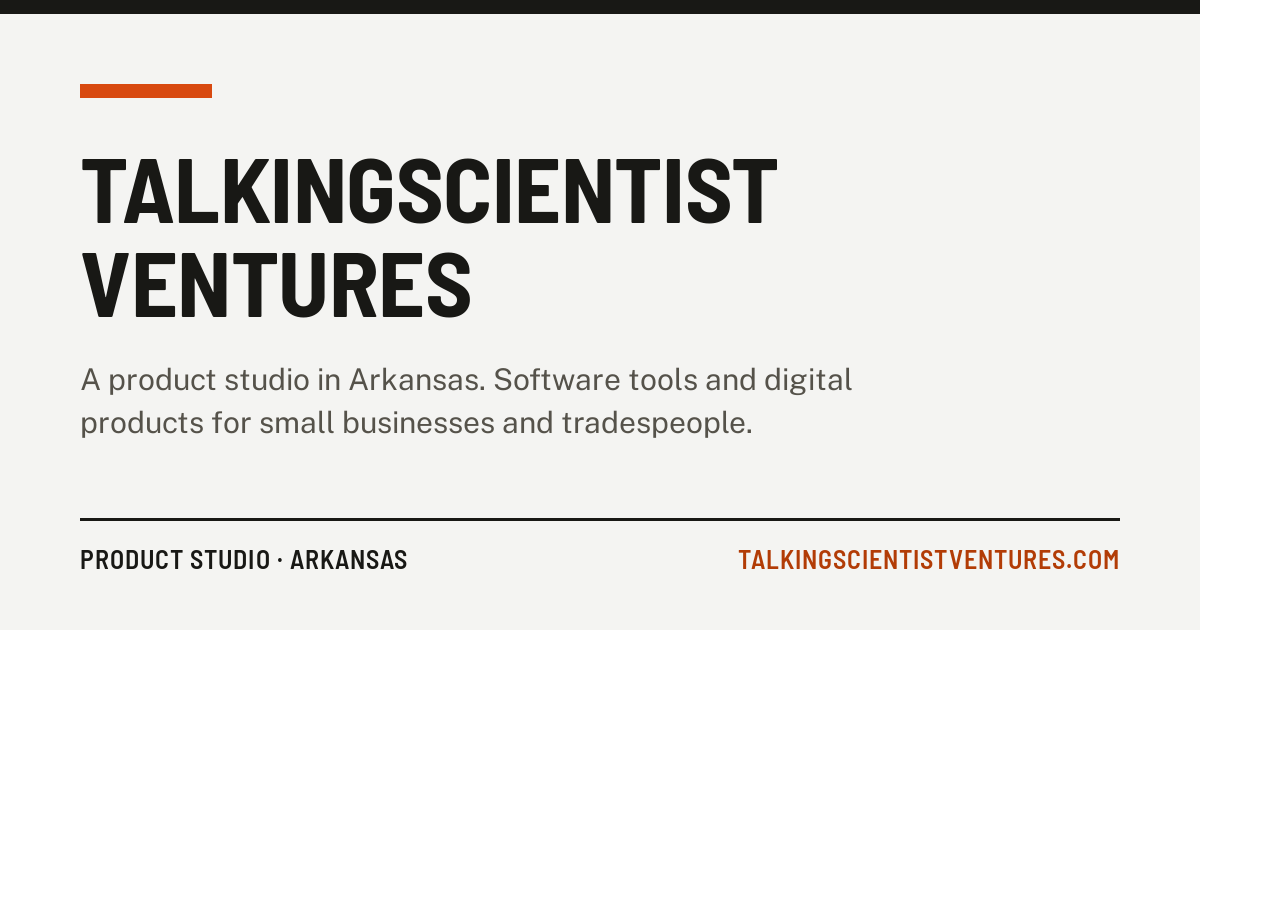
<file: ops/og-source.html>
<!DOCTYPE html>
<html lang="en">
<head>
  <meta charset="utf-8">
  <title>OG image source — render at 1200x630</title>
  <link rel="preconnect" href="https://fonts.googleapis.com">
  <link rel="preconnect" href="https://fonts.gstatic.com" crossorigin>
  <link href="https://fonts.googleapis.com/css2?family=Barlow+Semi+Condensed:wght@600;700&family=Public+Sans:wght@400;600;700&display=swap" rel="stylesheet">
  <style>
    /* Fixed light palette from assets/style.css — OG images don't follow the viewer's scheme */
    * { box-sizing: border-box; margin: 0; padding: 0; }
    body { width: 1200px; height: 630px; overflow: hidden; }
    .card {
      width: 1200px;
      height: 630px;
      background: #f4f4f2;
      color: #181815;
      font-family: "Public Sans", "Helvetica Neue", Arial, sans-serif;
      display: flex;
      flex-direction: column;
      justify-content: space-between;
      padding: 70px 80px 56px;
      border-top: 14px solid #181815;
    }
    .mark { width: 132px; height: 14px; background: #d84910; margin-bottom: 42px; }
    h1 {
      font-family: "Barlow Semi Condensed", "Arial Narrow", Arial, sans-serif;
      font-weight: 700;
      font-size: 92px;
      line-height: 1.02;
      letter-spacing: -0.005em;
      text-transform: uppercase;
      max-width: 1000px;
    }
    .tag {
      font-size: 30px;
      line-height: 1.45;
      color: #55524a;
      max-width: 900px;
      margin-top: 30px;
    }
    .foot {
      display: flex;
      justify-content: space-between;
      align-items: baseline;
      border-top: 3px solid #181815;
      padding-top: 22px;
      font-family: "Barlow Semi Condensed", "Arial Narrow", Arial, sans-serif;
      font-weight: 600;
      font-size: 26px;
      text-transform: uppercase;
      letter-spacing: 0.04em;
    }
    .foot .url { color: #b23c06; }
  </style>
</head>
<body>
  <div class="card">
    <div>
      <div class="mark"></div>
      <h1>TalkingScientist Ventures</h1>
      <p class="tag">A product studio in Arkansas. Software tools and digital products for small businesses and tradespeople.</p>
    </div>
    <div class="foot">
      <span>Product studio &middot; Arkansas</span>
      <span class="url">talkingscientistventures.com</span>
    </div>
  </div>
</body>
</html>
</file>
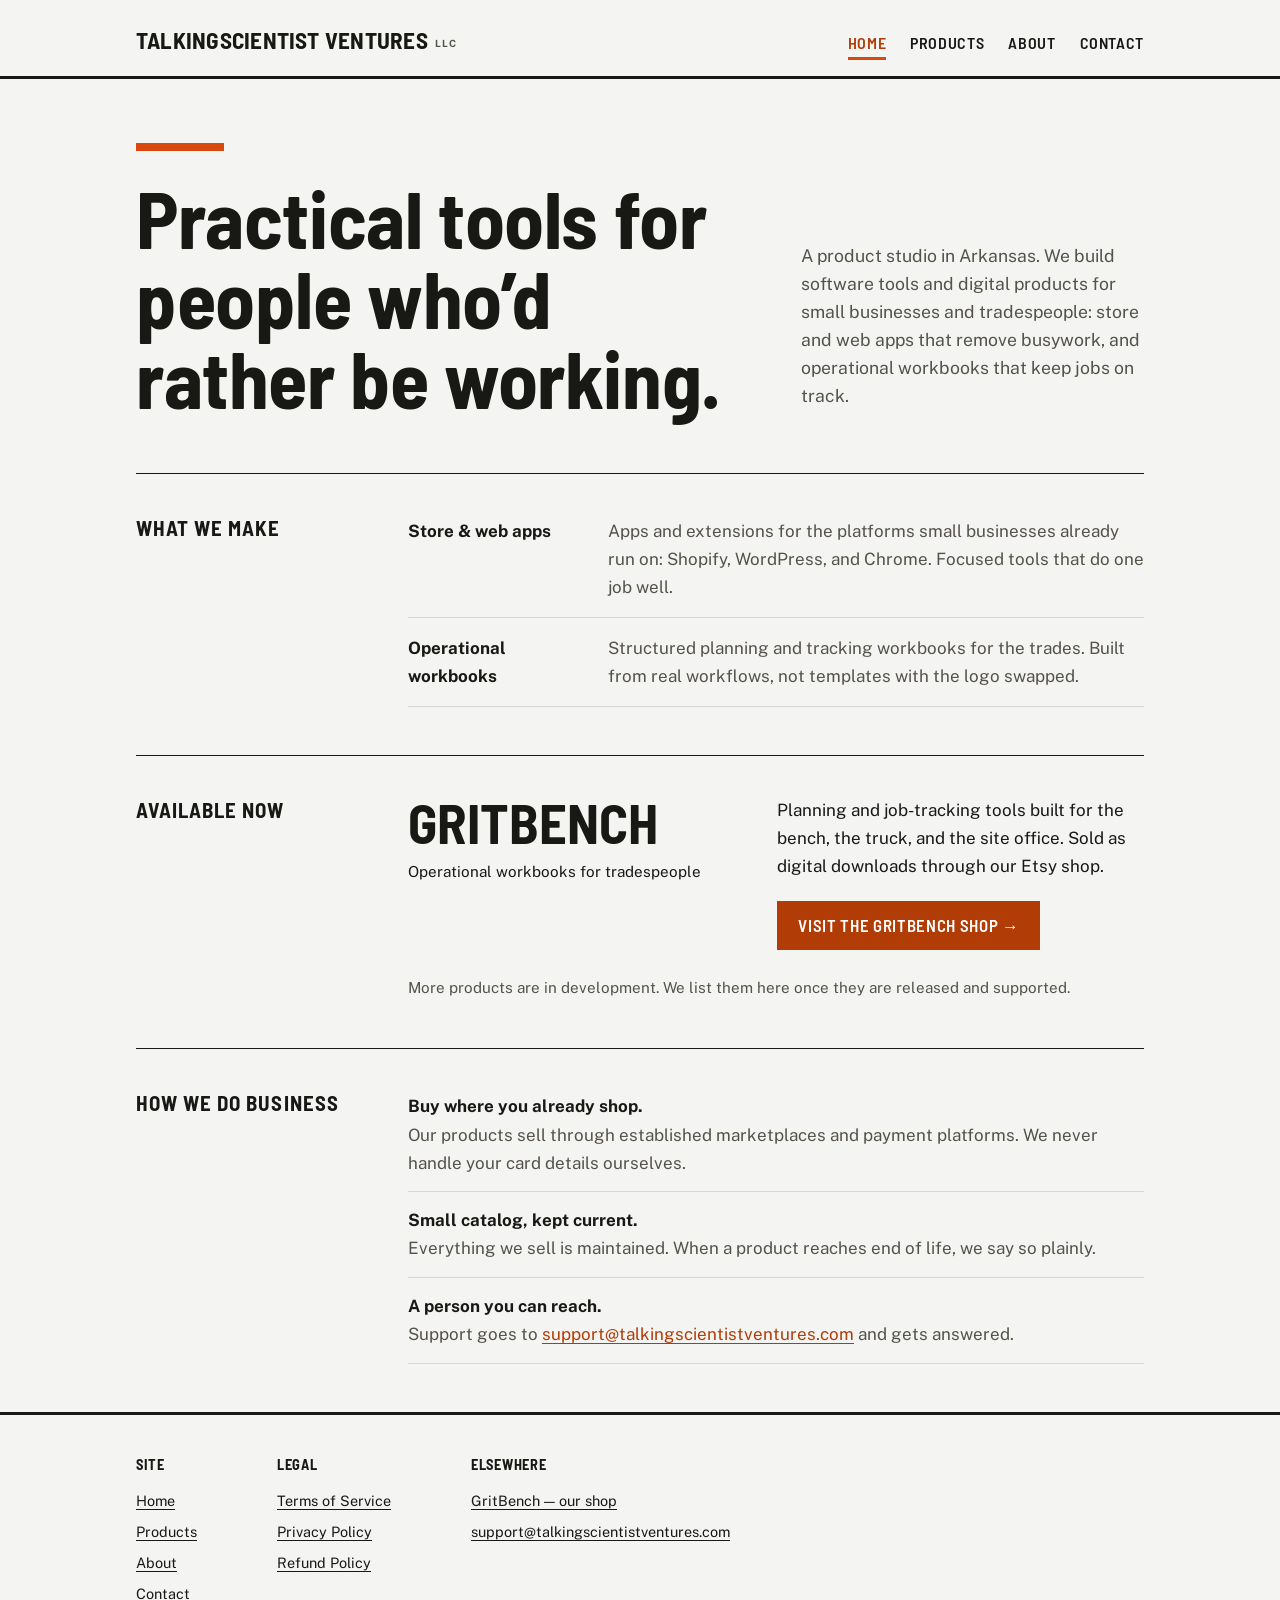
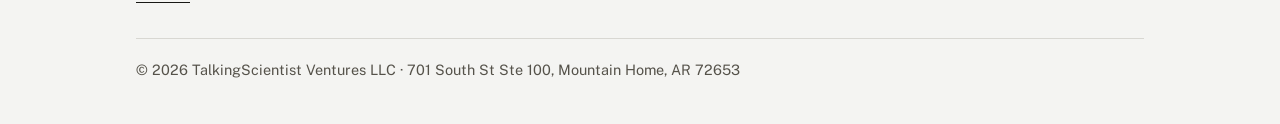
<file: ops/candidates/candidate-a.html>
<!DOCTYPE html>
<html lang="en">
<head>
  <meta charset="utf-8">
  <meta name="viewport" content="width=device-width, initial-scale=1">
  <title>Candidate A — Signage</title>
  <link rel="preconnect" href="https://fonts.googleapis.com">
  <link rel="preconnect" href="https://fonts.gstatic.com" crossorigin>
  <link href="https://fonts.googleapis.com/css2?family=Barlow+Semi+Condensed:wght@600;700&family=Public+Sans:wght@400;600;700&display=swap" rel="stylesheet">
  <style>
    :root {
      --paper: #f4f4f2;
      --ink: #181815;
      --ink-soft: #55524a;
      --rule: #d8d7d2;
      --rule-strong: #181815;
      --accent: #d84910;        /* marks, rules, large display only */
      --accent-text: #b23c06;   /* links, small accent text (5.4:1 on paper) */
      --accent-ink: #ffffff;
      --display: "Barlow Semi Condensed", "Arial Narrow", sans-serif;
      --sans: "Public Sans", "Helvetica Neue", Arial, sans-serif;
    }
    @media (prefers-color-scheme: dark) {
      :root {
        --paper: #1a1a17;
        --ink: #e9e7e1;
        --ink-soft: #a5a297;
        --rule: #3a3a35;
        --rule-strong: #e9e7e1;
        --accent: #ff8a4d;
        --accent-text: #ff8a4d;
        --accent-ink: #1a1a17;
      }
    }
    * { box-sizing: border-box; margin: 0; padding: 0; }
    body {
      background: var(--paper); color: var(--ink);
      font-family: var(--sans); font-size: 1.0625rem; line-height: 1.65;
      -webkit-font-smoothing: antialiased;
    }
    .wrap { max-width: 66rem; margin: 0 auto; padding: 0 1.5rem; }
    a { color: var(--accent-text); text-decoration-thickness: 1px; text-underline-offset: 3px; }
    a:hover { text-decoration-thickness: 2px; }
    a:focus-visible, .cta:focus-visible { outline: 2px solid var(--accent-text); outline-offset: 2px; }

    .site-header { border-bottom: 3px solid var(--rule-strong); }
    .site-header .wrap {
      display: flex; flex-wrap: wrap; align-items: baseline;
      justify-content: space-between; gap: 0.5rem 1.5rem;
      padding-top: 1.3rem; padding-bottom: 1rem;
    }
    .wordmark {
      font-family: var(--display); font-weight: 700; font-size: 1.45rem;
      letter-spacing: 0.01em; color: var(--ink); text-decoration: none;
      text-transform: uppercase;
    }
    .wordmark .llc { font-family: var(--sans); font-size: 0.62rem; font-weight: 700; letter-spacing: 0.1em; color: var(--ink-soft); margin-left: 0.45rem; vertical-align: 0.2em; }
    .site-nav { display: flex; flex-wrap: wrap; gap: 1.5rem; font-family: var(--display); font-weight: 600; font-size: 1rem; text-transform: uppercase; letter-spacing: 0.04em; }
    .site-nav a { color: var(--ink); text-decoration: none; }
    .site-nav a:hover { color: var(--accent-text); }
    .site-nav a[aria-current="page"] { color: var(--accent-text); border-bottom: 3px solid var(--accent); padding-bottom: 1px; }

    /* Hero: asymmetric — big display left, lede bottom-right */
    .hero { padding: 4rem 0 3.5rem; }
    .hero-grid { display: grid; grid-template-columns: minmax(0, 7fr) minmax(0, 4fr); gap: 2rem 4rem; align-items: end; }
    h1 {
      font-family: var(--display); font-weight: 700;
      font-size: clamp(2.7rem, 7vw, 5rem); line-height: 1.0; letter-spacing: -0.005em;
    }
    .lede { font-size: 1.1rem; line-height: 1.6; color: var(--ink-soft); padding-bottom: 0.4rem; }
    .hero-mark { width: 5.5rem; height: 0.5rem; background: var(--accent); margin-bottom: 1.6rem; }

    /* Spec-sheet sections: label rail left, content right */
    .spec { border-top: 1px solid var(--rule-strong); padding: 2.5rem 0 3rem; }
    .spec-grid { display: grid; grid-template-columns: 13rem minmax(0, 1fr); gap: 1rem 4rem; }
    .spec h2 {
      font-family: var(--display); font-weight: 700; font-size: 1.3rem;
      text-transform: uppercase; letter-spacing: 0.05em; line-height: 1.3;
    }
    @media (max-width: 44rem) {
      .hero-grid, .spec-grid { grid-template-columns: 1fr; }
      .spec { padding: 2rem 0 2.2rem; }
    }

    .ledger { list-style: none; }
    .ledger li { display: grid; grid-template-columns: 11rem minmax(0,1fr); gap: 1.5rem; padding: 1rem 0; border-bottom: 1px solid var(--rule); }
    .ledger li:first-child { padding-top: 0.2rem; }
    .ledger .term { font-weight: 700; }
    .ledger .desc { color: var(--ink-soft); }
    @media (max-width: 44rem) { .ledger li { grid-template-columns: 1fr; gap: 0.2rem; } }

    /* Product band — full-width, no card */
    .product { display: grid; grid-template-columns: minmax(0, 5fr) minmax(0, 6fr); gap: 1rem 4rem; align-items: start; }
    .product-name {
      font-family: var(--display); font-weight: 700;
      font-size: clamp(2.2rem, 5vw, 3.4rem); line-height: 1; text-transform: uppercase;
    }
    .product-kind { color: var(--ink-soft); font-size: 0.95rem; margin-top: 0.5rem; }
    .product p { color: var(--ink); }
    .cta {
      display: inline-block; margin-top: 1.3rem;
      background: var(--accent-text); color: var(--accent-ink);
      font-family: var(--display); font-weight: 600; font-size: 1.05rem;
      text-transform: uppercase; letter-spacing: 0.04em;
      text-decoration: none; padding: 0.65rem 1.3rem;
    }
    .cta:hover { background: var(--ink); color: var(--paper); }
    @media (prefers-color-scheme: dark) { .cta { background: var(--accent); } .cta:hover { background: var(--ink); } }
    .note { color: var(--ink-soft); font-size: 0.95rem; margin-top: 1.6rem; }
    @media (max-width: 44rem) { .product { grid-template-columns: 1fr; } }

    .deal-list { list-style: none; }
    .deal-list li { padding: 0.9rem 0; border-bottom: 1px solid var(--rule); }
    .deal-list li:first-child { padding-top: 0.2rem; }
    .deal-list strong { display: block; }
    .deal-list span { color: var(--ink-soft); }

    .site-footer { border-top: 3px solid var(--rule-strong); padding: 2.4rem 0 2.6rem; font-size: 0.9rem; color: var(--ink-soft); }
    .footer-cols { display: flex; flex-wrap: wrap; gap: 2rem 5rem; margin-bottom: 2rem; }
    .footer-cols nav { display: flex; flex-direction: column; gap: 0.45rem; }
    .col-label { font-family: var(--display); font-weight: 700; font-size: 0.9rem; text-transform: uppercase; letter-spacing: 0.05em; color: var(--ink); margin-bottom: 0.3rem; }
    .site-footer a { color: var(--ink); }
    .site-footer a:hover { color: var(--accent-text); }
    .colophon { border-top: 1px solid var(--rule); padding-top: 1.2rem; line-height: 1.7; }
  </style>
</head>
<body>

<header class="site-header">
  <div class="wrap">
    <a class="wordmark" href="/">TalkingScientist Ventures<span class="llc">LLC</span></a>
    <nav class="site-nav" aria-label="Main">
      <a href="/" aria-current="page">Home</a>
      <a href="/products.html">Products</a>
      <a href="/about.html">About</a>
      <a href="/contact.html">Contact</a>
    </nav>
  </div>
</header>

<main>
  <div class="wrap">
    <div class="hero">
      <div class="hero-mark" aria-hidden="true"></div>
      <div class="hero-grid">
        <h1>Practical tools for people who&rsquo;d rather be working.</h1>
        <p class="lede">A product studio in Arkansas. We build software tools and digital products for small businesses and tradespeople: store and web apps that remove busywork, and operational workbooks that keep jobs on track.</p>
      </div>
    </div>

    <section class="spec" aria-labelledby="what-we-make">
      <div class="spec-grid">
        <h2 id="what-we-make">What we make</h2>
        <ul class="ledger">
          <li>
            <span class="term">Store &amp; web apps</span>
            <span class="desc">Apps and extensions for the platforms small businesses already run on: Shopify, WordPress, and Chrome. Focused tools that do one job well.</span>
          </li>
          <li>
            <span class="term">Operational workbooks</span>
            <span class="desc">Structured planning and tracking workbooks for the trades. Built from real workflows, not templates with the logo swapped.</span>
          </li>
        </ul>
      </div>
    </section>

    <section class="spec" aria-labelledby="available-now">
      <div class="spec-grid">
        <h2 id="available-now">Available now</h2>
        <div>
          <div class="product">
            <div>
              <p class="product-name">GritBench</p>
              <p class="product-kind">Operational workbooks for tradespeople</p>
            </div>
            <div>
              <p>Planning and job-tracking tools built for the bench, the truck, and the site office. Sold as digital downloads through our Etsy shop.</p>
              <a class="cta" href="https://gritbench.etsy.com">Visit the GritBench shop&nbsp;&rarr;</a>
            </div>
          </div>
          <p class="note">More products are in development. We list them here once they are released and supported.</p>
        </div>
      </div>
    </section>

    <section class="spec" aria-labelledby="how-we-work">
      <div class="spec-grid">
        <h2 id="how-we-work">How we do business</h2>
        <ul class="deal-list">
          <li><strong>Buy where you already shop.</strong> <span>Our products sell through established marketplaces and payment platforms. We never handle your card details ourselves.</span></li>
          <li><strong>Small catalog, kept current.</strong> <span>Everything we sell is maintained. When a product reaches end of life, we say so plainly.</span></li>
          <li><strong>A person you can reach.</strong> <span>Support goes to <a href="mailto:support@talkingscientistventures.com">support@talkingscientistventures.com</a> and gets answered.</span></li>
        </ul>
      </div>
    </section>
  </div>
</main>

<footer class="site-footer">
  <div class="wrap">
    <div class="footer-cols">
      <nav aria-label="Site">
        <span class="col-label">Site</span>
        <a href="/">Home</a>
        <a href="/products.html">Products</a>
        <a href="/about.html">About</a>
        <a href="/contact.html">Contact</a>
      </nav>
      <nav aria-label="Legal">
        <span class="col-label">Legal</span>
        <a href="/terms.html">Terms of Service</a>
        <a href="/privacy.html">Privacy Policy</a>
        <a href="/refunds.html">Refund Policy</a>
      </nav>
      <nav aria-label="Elsewhere">
        <span class="col-label">Elsewhere</span>
        <a href="https://gritbench.etsy.com">GritBench &mdash; our shop</a>
        <a href="mailto:support@talkingscientistventures.com">support@talkingscientistventures.com</a>
      </nav>
    </div>
    <p class="colophon">&copy; 2026 TalkingScientist Ventures LLC &middot; 701 South St Ste 100, Mountain Home, AR 72653</p>
  </div>
</footer>

</body>
</html>
</file>
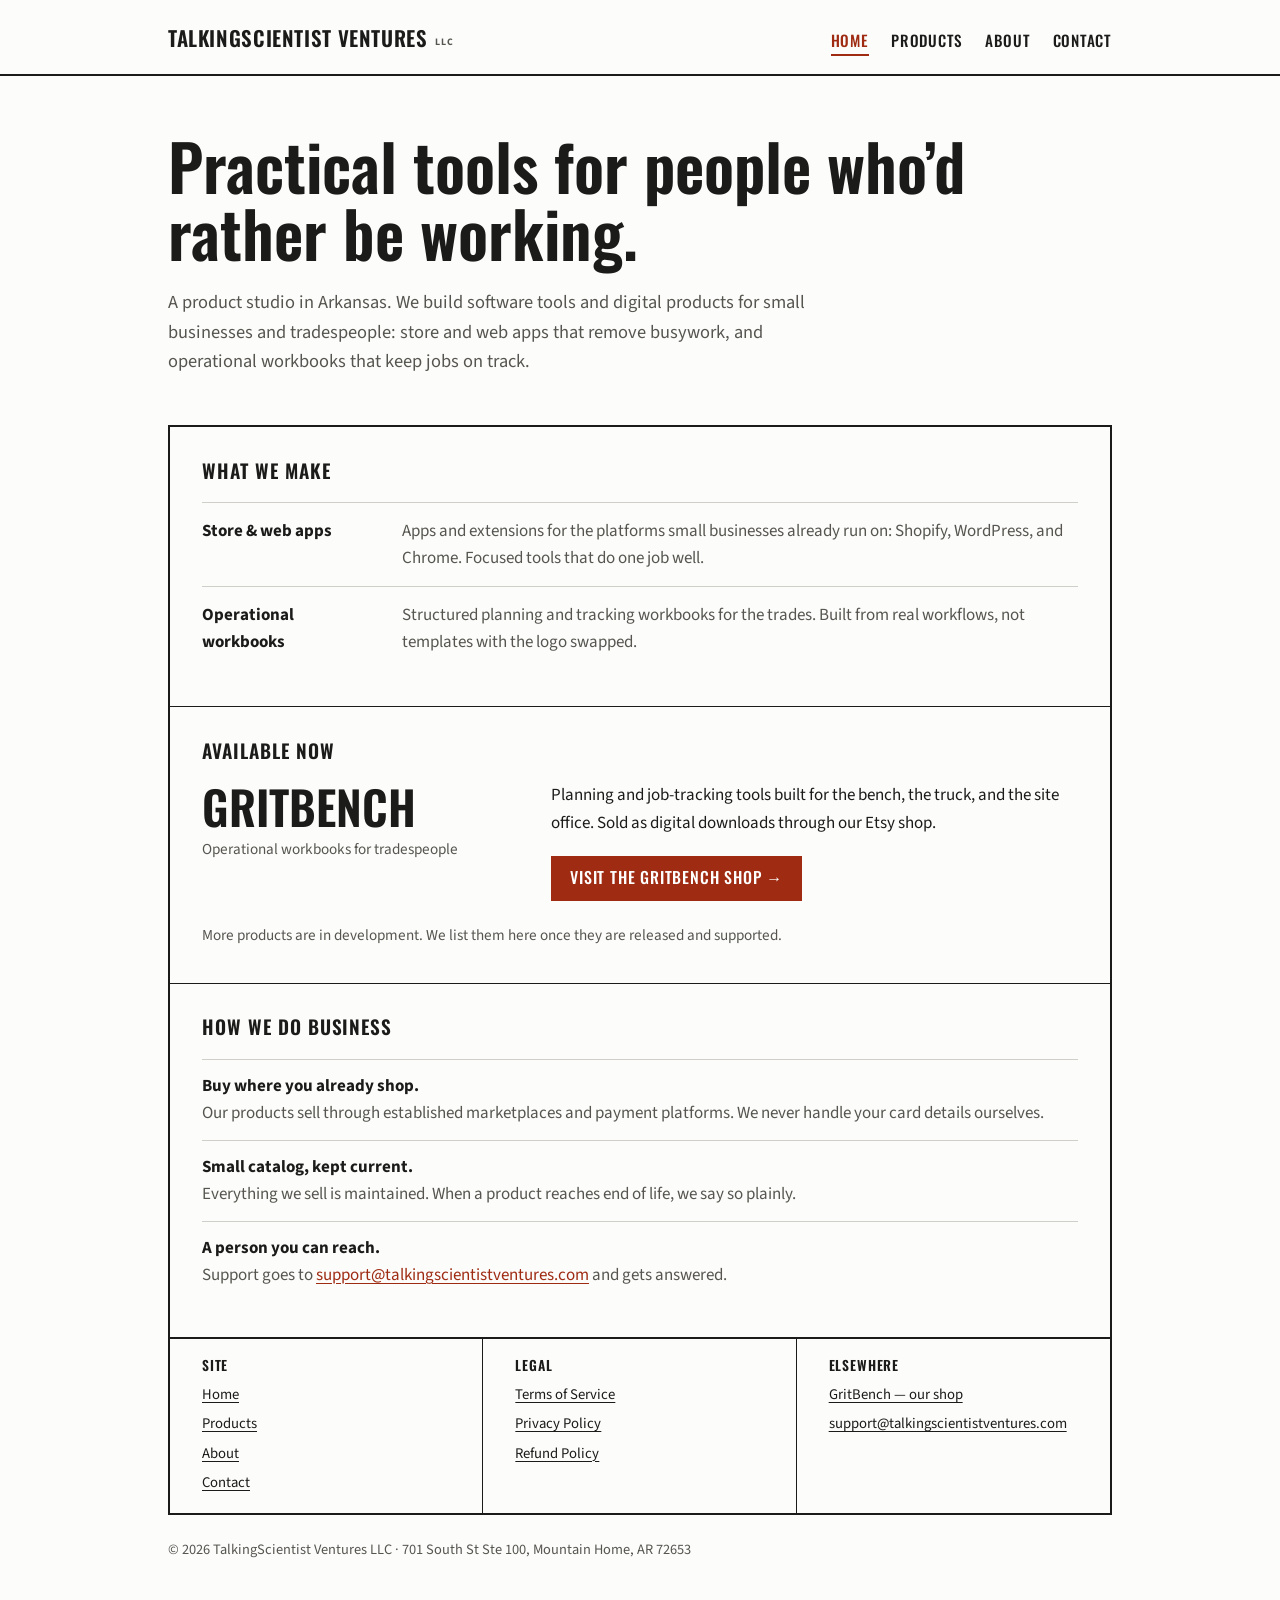
<file: ops/candidates/candidate-b.html>
<!DOCTYPE html>
<html lang="en">
<head>
  <meta charset="utf-8">
  <meta name="viewport" content="width=device-width, initial-scale=1">
  <title>Candidate B — Title block</title>
  <link rel="preconnect" href="https://fonts.googleapis.com">
  <link rel="preconnect" href="https://fonts.gstatic.com" crossorigin>
  <link href="https://fonts.googleapis.com/css2?family=Oswald:wght@500;600&family=Source+Sans+3:wght@400;600;700&display=swap" rel="stylesheet">
  <style>
    :root {
      --paper: #fcfcfb;
      --ink: #1b1b19;
      --ink-soft: #565550;
      --rule: #cfcec9;
      --rule-strong: #1b1b19;
      --accent: #9e2b12;   /* oxide red, links + CTA only (7.3:1 on paper) */
      --accent-ink: #ffffff;
      --display: "Oswald", "Arial Narrow", sans-serif;
      --sans: "Source Sans 3", "Helvetica Neue", Arial, sans-serif;
    }
    @media (prefers-color-scheme: dark) {
      :root {
        --paper: #191918;
        --ink: #e8e7e2;
        --ink-soft: #a3a29b;
        --rule: #3c3b38;
        --rule-strong: #e8e7e2;
        --accent: #f08b64;
        --accent-ink: #191918;
      }
    }
    * { box-sizing: border-box; margin: 0; padding: 0; }
    body {
      background: var(--paper); color: var(--ink);
      font-family: var(--sans); font-size: 1.0625rem; line-height: 1.6;
      -webkit-font-smoothing: antialiased;
    }
    .wrap { max-width: 62rem; margin: 0 auto; padding: 0 1.5rem; }
    a { color: var(--accent); text-decoration-thickness: 1px; text-underline-offset: 3px; }
    a:hover { text-decoration-thickness: 2px; }
    a:focus-visible, .cta:focus-visible { outline: 2px solid var(--accent); outline-offset: 2px; }

    .site-header { border-bottom: 2px solid var(--rule-strong); }
    .site-header .wrap {
      display: flex; flex-wrap: wrap; align-items: baseline;
      justify-content: space-between; gap: 0.5rem 1.5rem;
      padding-top: 1.3rem; padding-bottom: 1.1rem;
    }
    .wordmark { font-family: var(--display); font-weight: 600; font-size: 1.3rem; text-transform: uppercase; letter-spacing: 0.03em; color: var(--ink); text-decoration: none; }
    .wordmark .llc { font-family: var(--sans); font-size: 0.62rem; font-weight: 700; letter-spacing: 0.1em; color: var(--ink-soft); margin-left: 0.45rem; vertical-align: 0.2em; }
    .site-nav { display: flex; flex-wrap: wrap; gap: 1.4rem; font-family: var(--display); font-weight: 500; font-size: 0.95rem; text-transform: uppercase; letter-spacing: 0.05em; }
    .site-nav a { color: var(--ink); text-decoration: none; }
    .site-nav a:hover { color: var(--accent); }
    .site-nav a[aria-current="page"] { color: var(--accent); border-bottom: 2px solid var(--accent); padding-bottom: 2px; }

    main { padding: 3.5rem 0 4rem; }
    h1 { font-family: var(--display); font-weight: 600; font-size: clamp(2.5rem, 6vw, 4rem); line-height: 1.05; max-width: 18em; }
    .lede { font-size: 1.15rem; color: var(--ink-soft); max-width: 40rem; margin-top: 1.4rem; }

    /* Drawing sheet: one ruled frame, internal dividers */
    .sheet { border: 2px solid var(--rule-strong); margin-top: 3rem; }
    .sheet section { padding: 1.8rem 2rem 2.2rem; }
    .sheet section + section { border-top: 1px solid var(--rule-strong); }
    .sheet h2 { font-family: var(--display); font-weight: 600; font-size: 1.2rem; text-transform: uppercase; letter-spacing: 0.05em; margin-bottom: 1rem; }

    .ledger { list-style: none; }
    .ledger li { display: grid; grid-template-columns: 11rem minmax(0,1fr); gap: 1.5rem; padding: 0.9rem 0; border-top: 1px solid var(--rule); }
    .ledger .term { font-weight: 700; }
    .ledger .desc { color: var(--ink-soft); }
    @media (max-width: 44rem) { .ledger li { grid-template-columns: 1fr; gap: 0.2rem; } .sheet section { padding: 1.4rem 1.1rem 1.7rem; } }

    .product { display: grid; grid-template-columns: minmax(0, 4fr) minmax(0, 7fr); gap: 1rem 3rem; align-items: start; }
    .product-name { font-family: var(--display); font-weight: 600; font-size: clamp(2rem, 4.5vw, 2.9rem); line-height: 1.05; text-transform: uppercase; }
    .product-kind { color: var(--ink-soft); font-size: 0.95rem; margin-top: 0.4rem; }
    .cta {
      display: inline-block; margin-top: 1.2rem;
      background: var(--accent); color: var(--accent-ink);
      font-family: var(--display); font-weight: 500; font-size: 1rem;
      text-transform: uppercase; letter-spacing: 0.05em;
      text-decoration: none; padding: 0.6rem 1.2rem;
    }
    .cta:hover { background: var(--ink); color: var(--paper); }
    .note { color: var(--ink-soft); font-size: 0.95rem; margin-top: 1.4rem; }
    @media (max-width: 44rem) { .product { grid-template-columns: 1fr; } }

    .deal-list { list-style: none; }
    .deal-list li { padding: 0.8rem 0; border-top: 1px solid var(--rule); }
    .deal-list strong { display: block; }
    .deal-list span { color: var(--ink-soft); }

    /* Title block footer */
    .title-block { border: 2px solid var(--rule-strong); border-top: none; display: grid; grid-template-columns: repeat(3, 1fr); }
    .title-block > div { padding: 1rem 2rem 1.2rem; border-right: 1px solid var(--rule-strong); }
    .title-block > div:last-child { border-right: none; }
    .tb-label { font-family: var(--display); font-weight: 600; font-size: 0.85rem; text-transform: uppercase; letter-spacing: 0.06em; display: block; margin-bottom: 0.4rem; }
    .title-block nav { display: flex; flex-direction: column; gap: 0.35rem; font-size: 0.92rem; }
    .title-block a { color: var(--ink); }
    .title-block a:hover { color: var(--accent); }
    @media (max-width: 44rem) { .title-block { grid-template-columns: 1fr; } .title-block > div { border-right: none; border-top: 1px solid var(--rule-strong); padding: 1rem 1.1rem 1.2rem; } .title-block > div:first-child { border-top: none; } }
    .colophon { color: var(--ink-soft); font-size: 0.9rem; padding: 1.4rem 0 2.4rem; }
  </style>
</head>
<body>

<header class="site-header">
  <div class="wrap">
    <a class="wordmark" href="/">TalkingScientist Ventures<span class="llc">LLC</span></a>
    <nav class="site-nav" aria-label="Main">
      <a href="/" aria-current="page">Home</a>
      <a href="/products.html">Products</a>
      <a href="/about.html">About</a>
      <a href="/contact.html">Contact</a>
    </nav>
  </div>
</header>

<main>
  <div class="wrap">
    <h1>Practical tools for people who&rsquo;d rather be working.</h1>
    <p class="lede">A product studio in Arkansas. We build software tools and digital products for small businesses and tradespeople: store and web apps that remove busywork, and operational workbooks that keep jobs on track.</p>

    <div class="sheet">
      <section aria-labelledby="what-we-make">
        <h2 id="what-we-make">What we make</h2>
        <ul class="ledger">
          <li>
            <span class="term">Store &amp; web apps</span>
            <span class="desc">Apps and extensions for the platforms small businesses already run on: Shopify, WordPress, and Chrome. Focused tools that do one job well.</span>
          </li>
          <li>
            <span class="term">Operational workbooks</span>
            <span class="desc">Structured planning and tracking workbooks for the trades. Built from real workflows, not templates with the logo swapped.</span>
          </li>
        </ul>
      </section>

      <section aria-labelledby="available-now">
        <h2 id="available-now">Available now</h2>
        <div class="product">
          <div>
            <p class="product-name">GritBench</p>
            <p class="product-kind">Operational workbooks for tradespeople</p>
          </div>
          <div>
            <p>Planning and job-tracking tools built for the bench, the truck, and the site office. Sold as digital downloads through our Etsy shop.</p>
            <a class="cta" href="https://gritbench.etsy.com">Visit the GritBench shop&nbsp;&rarr;</a>
          </div>
        </div>
        <p class="note">More products are in development. We list them here once they are released and supported.</p>
      </section>

      <section aria-labelledby="how-we-work">
        <h2 id="how-we-work">How we do business</h2>
        <ul class="deal-list">
          <li><strong>Buy where you already shop.</strong> <span>Our products sell through established marketplaces and payment platforms. We never handle your card details ourselves.</span></li>
          <li><strong>Small catalog, kept current.</strong> <span>Everything we sell is maintained. When a product reaches end of life, we say so plainly.</span></li>
          <li><strong>A person you can reach.</strong> <span>Support goes to <a href="mailto:support@talkingscientistventures.com">support@talkingscientistventures.com</a> and gets answered.</span></li>
        </ul>
      </section>
    </div>

    <footer>
      <div class="title-block">
        <div>
          <span class="tb-label">Site</span>
          <nav aria-label="Site">
            <a href="/">Home</a>
            <a href="/products.html">Products</a>
            <a href="/about.html">About</a>
            <a href="/contact.html">Contact</a>
          </nav>
        </div>
        <div>
          <span class="tb-label">Legal</span>
          <nav aria-label="Legal">
            <a href="/terms.html">Terms of Service</a>
            <a href="/privacy.html">Privacy Policy</a>
            <a href="/refunds.html">Refund Policy</a>
          </nav>
        </div>
        <div>
          <span class="tb-label">Elsewhere</span>
          <nav aria-label="Elsewhere">
            <a href="https://gritbench.etsy.com">GritBench &mdash; our shop</a>
            <a href="mailto:support@talkingscientistventures.com">support@talkingscientistventures.com</a>
          </nav>
        </div>
      </div>
      <p class="colophon">&copy; 2026 TalkingScientist Ventures LLC &middot; 701 South St Ste 100, Mountain Home, AR 72653</p>
    </footer>
  </div>
</main>

</body>
</html>
</file>
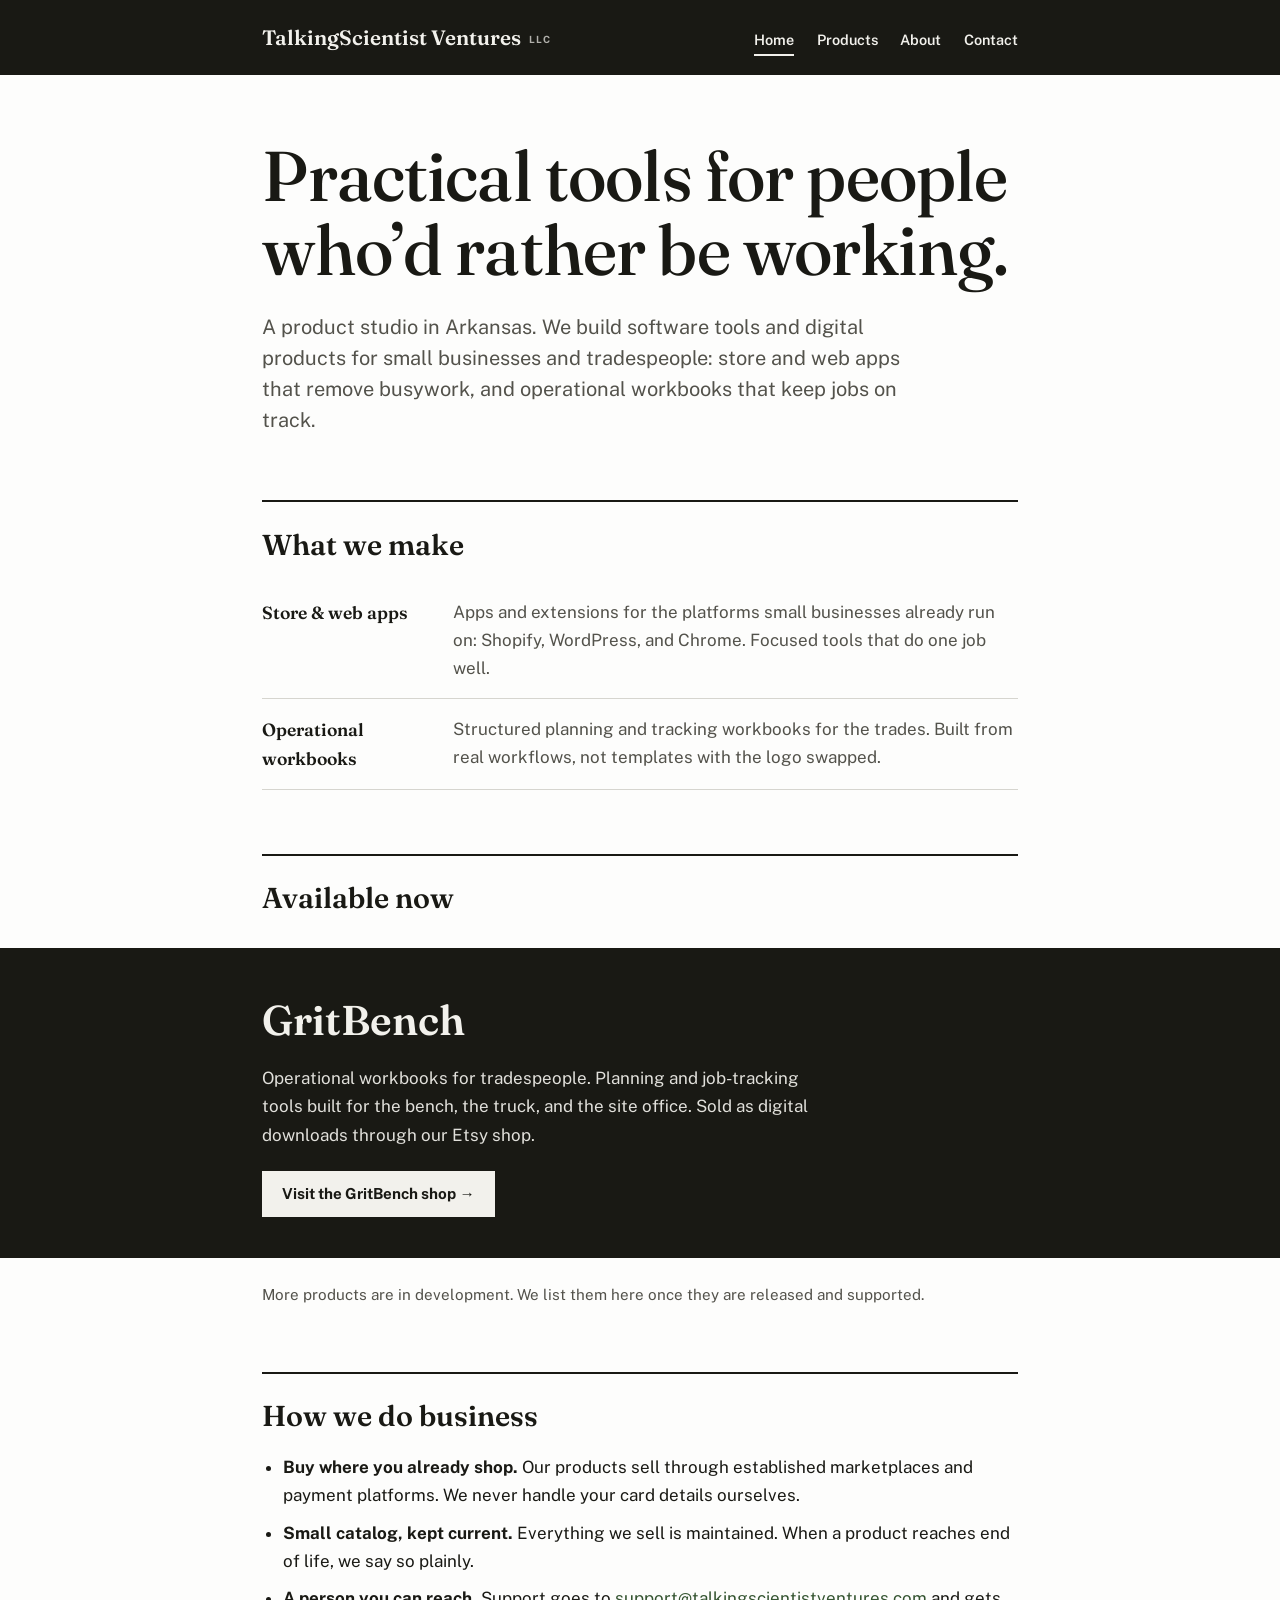
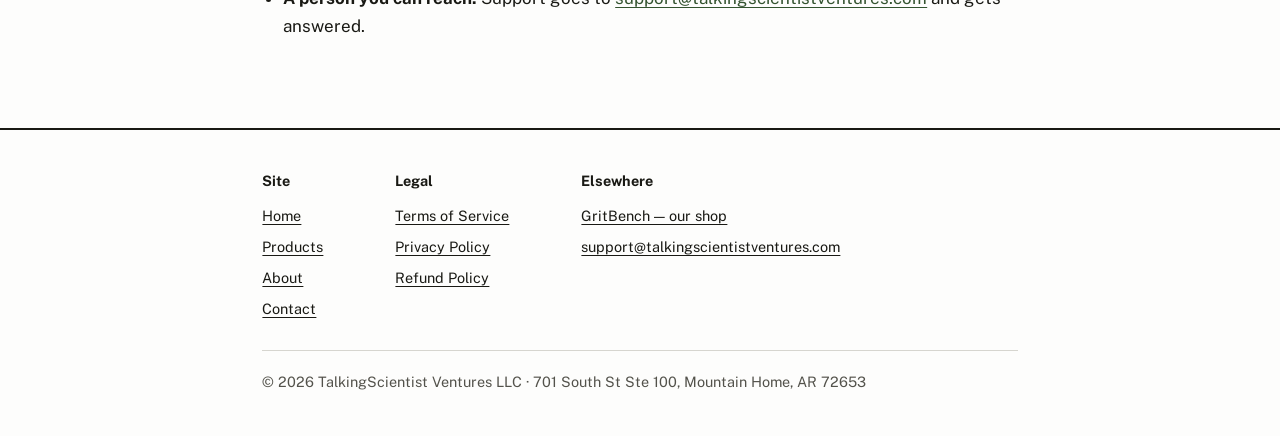
<file: ops/candidates/candidate-c.html>
<!DOCTYPE html>
<html lang="en">
<head>
  <meta charset="utf-8">
  <meta name="viewport" content="width=device-width, initial-scale=1">
  <title>Candidate C — Crisp ink</title>
  <link rel="preconnect" href="https://fonts.googleapis.com">
  <link rel="preconnect" href="https://fonts.gstatic.com" crossorigin>
  <link href="https://fonts.googleapis.com/css2?family=Fraunces:opsz,wght@9..144,500;9..144,600&family=Public+Sans:wght@400;600;700&display=swap" rel="stylesheet">
  <style>
    :root {
      --paper: #fdfdfc;
      --ink: #191914;
      --ink-soft: #53524b;
      --rule: #d6d5cf;
      --rule-strong: #191914;
      --accent: #33532f; /* moss green (8.5:1 on paper) */
      --accent-ink: #ffffff;
      --band: #191914;
      --band-ink: #f2f1ec;
      --serif: "Fraunces", "Georgia", serif;
      --sans: "Public Sans", "Helvetica Neue", Arial, sans-serif;
    }
    @media (prefers-color-scheme: dark) {
      :root {
        --paper: #1a1a17;
        --ink: #e9e7e1;
        --ink-soft: #a5a297;
        --rule: #3a3a35;
        --rule-strong: #e9e7e1;
        --accent: #97bd8e;
        --accent-ink: #1a1a17;
        --band: #111110;
        --band-ink: #e9e7e1;
      }
    }
    * { box-sizing: border-box; margin: 0; padding: 0; }
    body { background: var(--paper); color: var(--ink); font-family: var(--sans); font-size: 1.0625rem; line-height: 1.65; -webkit-font-smoothing: antialiased; }
    .wrap { max-width: 50rem; margin: 0 auto; padding: 0 1.4rem; }
    a { color: var(--accent); text-decoration-thickness: 1px; text-underline-offset: 3px; }
    a:hover { text-decoration-thickness: 2px; }
    a:focus-visible, .cta:focus-visible { outline: 2px solid var(--accent); outline-offset: 2px; }

    /* Dark ink masthead band */
    .site-header { background: var(--band); color: var(--band-ink); }
    .site-header .wrap { display: flex; flex-wrap: wrap; align-items: baseline; justify-content: space-between; gap: 0.5rem 1.5rem; padding-top: 1.3rem; padding-bottom: 1.2rem; }
    .wordmark { font-family: var(--serif); font-weight: 600; font-size: 1.3rem; color: var(--band-ink); text-decoration: none; }
    .wordmark .llc { font-family: var(--sans); font-size: 0.62rem; font-weight: 700; letter-spacing: 0.12em; opacity: 0.7; margin-left: 0.45rem; vertical-align: 0.2em; }
    .site-nav { display: flex; flex-wrap: wrap; gap: 1.4rem; font-size: 0.9rem; font-weight: 600; }
    .site-nav a { color: var(--band-ink); text-decoration: none; }
    .site-nav a:hover { text-decoration: underline; }
    .site-nav a[aria-current="page"] { border-bottom: 2px solid var(--band-ink); padding-bottom: 2px; }

    main { padding: 4rem 0 4.5rem; }
    h1 { font-family: var(--serif); font-weight: 500; font-size: clamp(2.6rem, 7vw, 4.4rem); line-height: 1.05; letter-spacing: -0.012em; margin-bottom: 1.6rem; }
    .lede { font-size: 1.25rem; line-height: 1.55; color: var(--ink-soft); max-width: 40rem; }

    section { margin-top: 4rem; }
    h2 { font-family: var(--serif); font-weight: 600; font-size: 1.8rem; line-height: 1.2; margin-bottom: 1.2rem; }
    section > h2 { padding-top: 1.6rem; border-top: 2px solid var(--rule-strong); }

    .ledger { list-style: none; }
    .ledger li { display: grid; grid-template-columns: 10.5rem minmax(0,1fr); gap: 1.4rem; padding: 1rem 0; border-bottom: 1px solid var(--rule); }
    .ledger .term { font-family: var(--serif); font-weight: 600; font-size: 1.1rem; }
    .ledger .desc { color: var(--ink-soft); }
    @media (max-width: 40rem) { .ledger li { grid-template-columns: 1fr; gap: 0.2rem; } }

    /* Product: full-bleed ink band */
    .product-band { background: var(--band); color: var(--band-ink); margin-top: 2rem; }
    .product-band .inner { padding: 2.4rem 0 2.6rem; }
    .product-band h3 { font-family: var(--serif); font-weight: 600; font-size: clamp(1.9rem, 4vw, 2.6rem); margin-bottom: 0.6rem; }
    .product-band p { max-width: 36rem; opacity: 0.92; }
    .cta { display: inline-block; margin-top: 1.4rem; background: var(--band-ink); color: var(--band); font-weight: 700; font-size: 0.95rem; text-decoration: none; padding: 0.65rem 1.25rem; }
    .cta:hover { opacity: 0.85; }
    .note { color: var(--ink-soft); font-size: 0.95rem; margin-top: 1.5rem; }

    ul.plain { padding-left: 1.3rem; margin: 1rem 0; }
    ul.plain li + li { margin-top: 0.6rem; }

    .site-footer { border-top: 2px solid var(--rule-strong); padding: 2.4rem 0 2.6rem; font-size: 0.9rem; color: var(--ink-soft); }
    .footer-cols { display: flex; flex-wrap: wrap; gap: 2rem 4.5rem; margin-bottom: 1.8rem; }
    .footer-cols nav { display: flex; flex-direction: column; gap: 0.45rem; }
    .col-label { font-weight: 700; color: var(--ink); margin-bottom: 0.3rem; }
    .site-footer a { color: var(--ink); }
    .site-footer a:hover { color: var(--accent); }
    .colophon { border-top: 1px solid var(--rule); padding-top: 1.2rem; line-height: 1.7; }
  </style>
</head>
<body>

<header class="site-header">
  <div class="wrap">
    <a class="wordmark" href="/">TalkingScientist Ventures<span class="llc">LLC</span></a>
    <nav class="site-nav" aria-label="Main">
      <a href="/" aria-current="page">Home</a>
      <a href="/products.html">Products</a>
      <a href="/about.html">About</a>
      <a href="/contact.html">Contact</a>
    </nav>
  </div>
</header>

<main>
  <div class="wrap">
    <h1>Practical tools for people who&rsquo;d rather be working.</h1>
    <p class="lede">A product studio in Arkansas. We build software tools and digital products for small businesses and tradespeople: store and web apps that remove busywork, and operational workbooks that keep jobs on track.</p>

    <section aria-labelledby="what-we-make">
      <h2 id="what-we-make">What we make</h2>
      <ul class="ledger">
        <li>
          <span class="term">Store &amp; web apps</span>
          <span class="desc">Apps and extensions for the platforms small businesses already run on: Shopify, WordPress, and Chrome. Focused tools that do one job well.</span>
        </li>
        <li>
          <span class="term">Operational workbooks</span>
          <span class="desc">Structured planning and tracking workbooks for the trades. Built from real workflows, not templates with the logo swapped.</span>
        </li>
      </ul>
    </section>

    <section aria-labelledby="available-now">
      <h2 id="available-now">Available now</h2>
    </section>
  </div>
  <div class="product-band">
    <div class="wrap">
      <div class="inner">
        <h3>GritBench</h3>
        <p>Operational workbooks for tradespeople. Planning and job-tracking tools built for the bench, the truck, and the site office. Sold as digital downloads through our Etsy shop.</p>
        <a class="cta" href="https://gritbench.etsy.com">Visit the GritBench shop&nbsp;&rarr;</a>
      </div>
    </div>
  </div>
  <div class="wrap">
    <p class="note">More products are in development. We list them here once they are released and supported.</p>

    <section aria-labelledby="how-we-work">
      <h2 id="how-we-work">How we do business</h2>
      <ul class="plain">
        <li><strong>Buy where you already shop.</strong> Our products sell through established marketplaces and payment platforms. We never handle your card details ourselves.</li>
        <li><strong>Small catalog, kept current.</strong> Everything we sell is maintained. When a product reaches end of life, we say so plainly.</li>
        <li><strong>A person you can reach.</strong> Support goes to <a href="mailto:support@talkingscientistventures.com">support@talkingscientistventures.com</a> and gets answered.</li>
      </ul>
    </section>
  </div>
</main>

<footer class="site-footer">
  <div class="wrap">
    <div class="footer-cols">
      <nav aria-label="Site">
        <span class="col-label">Site</span>
        <a href="/">Home</a>
        <a href="/products.html">Products</a>
        <a href="/about.html">About</a>
        <a href="/contact.html">Contact</a>
      </nav>
      <nav aria-label="Legal">
        <span class="col-label">Legal</span>
        <a href="/terms.html">Terms of Service</a>
        <a href="/privacy.html">Privacy Policy</a>
        <a href="/refunds.html">Refund Policy</a>
      </nav>
      <nav aria-label="Elsewhere">
        <span class="col-label">Elsewhere</span>
        <a href="https://gritbench.etsy.com">GritBench &mdash; our shop</a>
        <a href="mailto:support@talkingscientistventures.com">support@talkingscientistventures.com</a>
      </nav>
    </div>
    <p class="colophon">&copy; 2026 TalkingScientist Ventures LLC &middot; 701 South St Ste 100, Mountain Home, AR 72653</p>
  </div>
</footer>

</body>
</html>
</file>
<file: assets/style.css>
/* TalkingScientist Ventures LLC — site stylesheet (design v2, "Signage")
   Static, no JavaScript. Light/dark via prefers-color-scheme.
   Ink + cool paper + one safety-orange accent, used sparingly. */

:root {
  --paper: #f4f4f2;
  --ink: #181815;
  --ink-soft: #55524a;
  --rule: #d8d7d2;
  --rule-strong: #181815;
  --accent: #d84910;        /* marks and rules only */
  --accent-text: #b23c06;   /* links, CTA background (5.4:1 on paper) */
  --accent-ink: #ffffff;
  --display: "Barlow Semi Condensed", "Arial Narrow", Arial, sans-serif;
  --sans: "Public Sans", "Helvetica Neue", Arial, sans-serif;
}

@media (prefers-color-scheme: dark) {
  :root {
    --paper: #1a1a17;
    --ink: #e9e7e1;
    --ink-soft: #a5a297;
    --rule: #3a3a35;
    --rule-strong: #e9e7e1;
    --accent: #ff8a4d;
    --accent-text: #ff8a4d;
    --accent-ink: #1a1a17;
  }
}

* { box-sizing: border-box; margin: 0; padding: 0; }

html { font-size: 100%; }

body {
  background: var(--paper);
  color: var(--ink);
  font-family: var(--sans);
  font-size: 1.0625rem;
  line-height: 1.65;
  -webkit-font-smoothing: antialiased;
}

.wrap { max-width: 66rem; margin: 0 auto; padding: 0 1.5rem; }

/* Skip link: visually hidden until keyboard focus */
.skip-link {
  position: absolute;
  left: -9999px;
  top: 0;
  z-index: 100;
  background: var(--ink);
  color: var(--paper);
  font-family: var(--display);
  font-weight: 600;
  font-size: 1rem;
  text-transform: uppercase;
  letter-spacing: 0.04em;
  text-decoration: none;
  padding: 0.6rem 1.2rem;
}

.skip-link:focus {
  left: 1rem;
  top: 1rem;
  outline: 2px solid var(--accent-text);
  outline-offset: 2px;
}

a { color: var(--accent-text); text-decoration-thickness: 1px; text-underline-offset: 3px; }
a:hover { text-decoration-thickness: 2px; }
a:focus-visible, .cta:focus-visible { outline: 2px solid var(--accent-text); outline-offset: 2px; }

/* ---------- Header ---------- */

.site-header { border-bottom: 3px solid var(--rule-strong); }

.site-header .wrap {
  display: flex;
  flex-wrap: wrap;
  align-items: baseline;
  justify-content: space-between;
  gap: 0.5rem 1.5rem;
  padding-top: 1.3rem;
  padding-bottom: 1rem;
}

.wordmark {
  font-family: var(--display);
  font-weight: 700;
  font-size: 1.45rem;
  letter-spacing: 0.01em;
  text-transform: uppercase;
  color: var(--ink);
  text-decoration: none;
}

.wordmark .llc {
  font-family: var(--sans);
  font-size: 0.62rem;
  font-weight: 700;
  letter-spacing: 0.1em;
  color: var(--ink-soft);
  margin-left: 0.45rem;
  vertical-align: 0.2em;
}

.site-nav {
  display: flex;
  flex-wrap: wrap;
  gap: 1.5rem;
  font-family: var(--display);
  font-weight: 600;
  font-size: 1rem;
  text-transform: uppercase;
  letter-spacing: 0.04em;
}

.site-nav a { color: var(--ink); text-decoration: none; }
.site-nav a:hover { color: var(--accent-text); }
.site-nav a[aria-current="page"] {
  color: var(--accent-text);
  border-bottom: 3px solid var(--accent);
  padding-bottom: 1px;
}

/* ---------- Hero ---------- */

.hero { padding: 4rem 0 3.5rem; }

.hero-mark { width: 5.5rem; height: 0.5rem; background: var(--accent); margin-bottom: 1.6rem; }

.hero-grid {
  display: grid;
  grid-template-columns: minmax(0, 7fr) minmax(0, 4fr);
  gap: 2rem 4rem;
  align-items: end;
}

h1 {
  font-family: var(--display);
  font-weight: 700;
  font-size: clamp(2.4rem, 6vw, 4.2rem);
  line-height: 1.02;
  letter-spacing: -0.005em;
}

.hero-grid h1 { font-size: clamp(2.7rem, 7vw, 5rem); }

.lede {
  font-size: 1.1rem;
  line-height: 1.6;
  color: var(--ink-soft);
  max-width: 40rem;
  padding-bottom: 0.4rem;
}

.hero > .lede { margin-top: 1.4rem; }

@media (max-width: 44rem) {
  .hero { padding: 2.8rem 0 2.4rem; }
  .hero-grid { grid-template-columns: 1fr; }
}

/* ---------- Spec-sheet sections: label rail left, content right ---------- */

.spec { border-top: 1px solid var(--rule-strong); padding: 2.5rem 0 3rem; }

.spec-grid {
  display: grid;
  grid-template-columns: 13rem minmax(0, 1fr);
  gap: 1rem 4rem;
}

.spec h2 {
  font-family: var(--display);
  font-weight: 700;
  font-size: 1.3rem;
  text-transform: uppercase;
  letter-spacing: 0.05em;
  line-height: 1.3;
}

.spec p, .spec ul.plain { max-width: 44rem; }
.spec p + p { margin-top: 1rem; }

ul.plain { list-style: none; }
ul.plain li { padding: 0.9rem 0; border-bottom: 1px solid var(--rule); }
ul.plain li:first-child { padding-top: 0.2rem; }
ul.plain strong { display: block; }
ul.plain li { color: var(--ink-soft); }
ul.plain strong { color: var(--ink); }

@media (max-width: 44rem) {
  .spec-grid { grid-template-columns: 1fr; }
  .spec { padding: 2rem 0 2.2rem; }
}

/* ---------- Ledger (term / description rows) ---------- */

.ledger { list-style: none; }

.ledger li {
  display: grid;
  grid-template-columns: 11rem minmax(0, 1fr);
  gap: 1.5rem;
  padding: 1rem 0;
  border-bottom: 1px solid var(--rule);
}

.ledger li:first-child { padding-top: 0.2rem; }
.ledger .term { font-weight: 700; }
.ledger .desc { color: var(--ink-soft); max-width: 40rem; }

@media (max-width: 44rem) {
  .ledger li { grid-template-columns: 1fr; gap: 0.2rem; }
}

/* ---------- Product (full-width band, no card) ---------- */

.product {
  display: grid;
  grid-template-columns: minmax(0, 5fr) minmax(0, 6fr);
  gap: 1rem 4rem;
  align-items: start;
}

.product-name {
  font-family: var(--display);
  font-weight: 700;
  font-size: clamp(2.2rem, 5vw, 3.4rem);
  line-height: 1;
  text-transform: uppercase;
}

.product-kind { color: var(--ink-soft); font-size: 0.95rem; margin-top: 0.5rem; }

.cta {
  display: inline-block;
  margin-top: 1.3rem;
  background: var(--accent-text);
  color: var(--accent-ink);
  font-family: var(--display);
  font-weight: 600;
  font-size: 1.05rem;
  text-transform: uppercase;
  letter-spacing: 0.04em;
  text-decoration: none;
  padding: 0.65rem 1.3rem;
}

.cta:hover { background: var(--ink); color: var(--paper); }

.note { color: var(--ink-soft); font-size: 0.95rem; margin-top: 1.6rem; max-width: 44rem; }

@media (max-width: 44rem) {
  .product { grid-template-columns: 1fr; }
}

/* ---------- Details (registered facts on about/contact) ---------- */

.details { max-width: 44rem; }

.details > div {
  display: grid;
  grid-template-columns: 11rem minmax(0, 1fr);
  gap: 1.5rem;
  padding: 0.85rem 0;
  border-bottom: 1px solid var(--rule);
}

.details > div:first-child { padding-top: 0.2rem; }

.details dt {
  font-family: var(--display);
  font-weight: 600;
  font-size: 1rem;
  text-transform: uppercase;
  letter-spacing: 0.04em;
  color: var(--ink-soft);
}

@media (max-width: 44rem) {
  .details > div { grid-template-columns: 1fr; gap: 0.1rem; }
}

/* ---------- Legal pages (long-form reading column) ---------- */

.legal .wrap { max-width: 48rem; }

.legal h1 { font-size: clamp(2.2rem, 5vw, 3.2rem); }

.legal .wrap > h1 { padding-top: 3rem; }

.doc-meta { color: var(--ink-soft); font-size: 0.92rem; margin: 0.9rem 0 2.4rem; }

.legal section { border-top: 1px solid var(--rule); padding: 1.8rem 0 0.6rem; margin-bottom: 1.4rem; }

.legal h2 {
  font-family: var(--display);
  font-weight: 700;
  font-size: 1.35rem;
  line-height: 1.3;
  margin-bottom: 0.9rem;
}

.legal p + p { margin-top: 1rem; }
.legal ul, .legal ol { padding-left: 1.3rem; margin: 1rem 0; }
.legal li + li { margin-top: 0.5rem; }
.legal main, main.legal { padding-bottom: 3.5rem; }

/* Generic content fallbacks */
main p + p { margin-top: 1rem; }
main ul:not(.ledger):not(.plain), main ol { padding-left: 1.3rem; margin: 1rem 0; }
main ul:not(.ledger):not(.plain) li + li, main ol li + li { margin-top: 0.5rem; }

/* ---------- Footer ---------- */

.site-footer {
  border-top: 3px solid var(--rule-strong);
  margin-top: 2rem;
  padding: 2.4rem 0 2.6rem;
  font-size: 0.9rem;
  color: var(--ink-soft);
}

.footer-cols { display: flex; flex-wrap: wrap; gap: 2rem 5rem; margin-bottom: 2rem; }

.footer-cols nav { display: flex; flex-direction: column; gap: 0.45rem; }

.col-label {
  font-family: var(--display);
  font-weight: 700;
  font-size: 0.9rem;
  text-transform: uppercase;
  letter-spacing: 0.05em;
  color: var(--ink);
  margin-bottom: 0.3rem;
}

.site-footer a { color: var(--ink); }
.site-footer a:hover { color: var(--accent-text); }

.colophon { border-top: 1px solid var(--rule); padding-top: 1.2rem; line-height: 1.7; }
</file>
